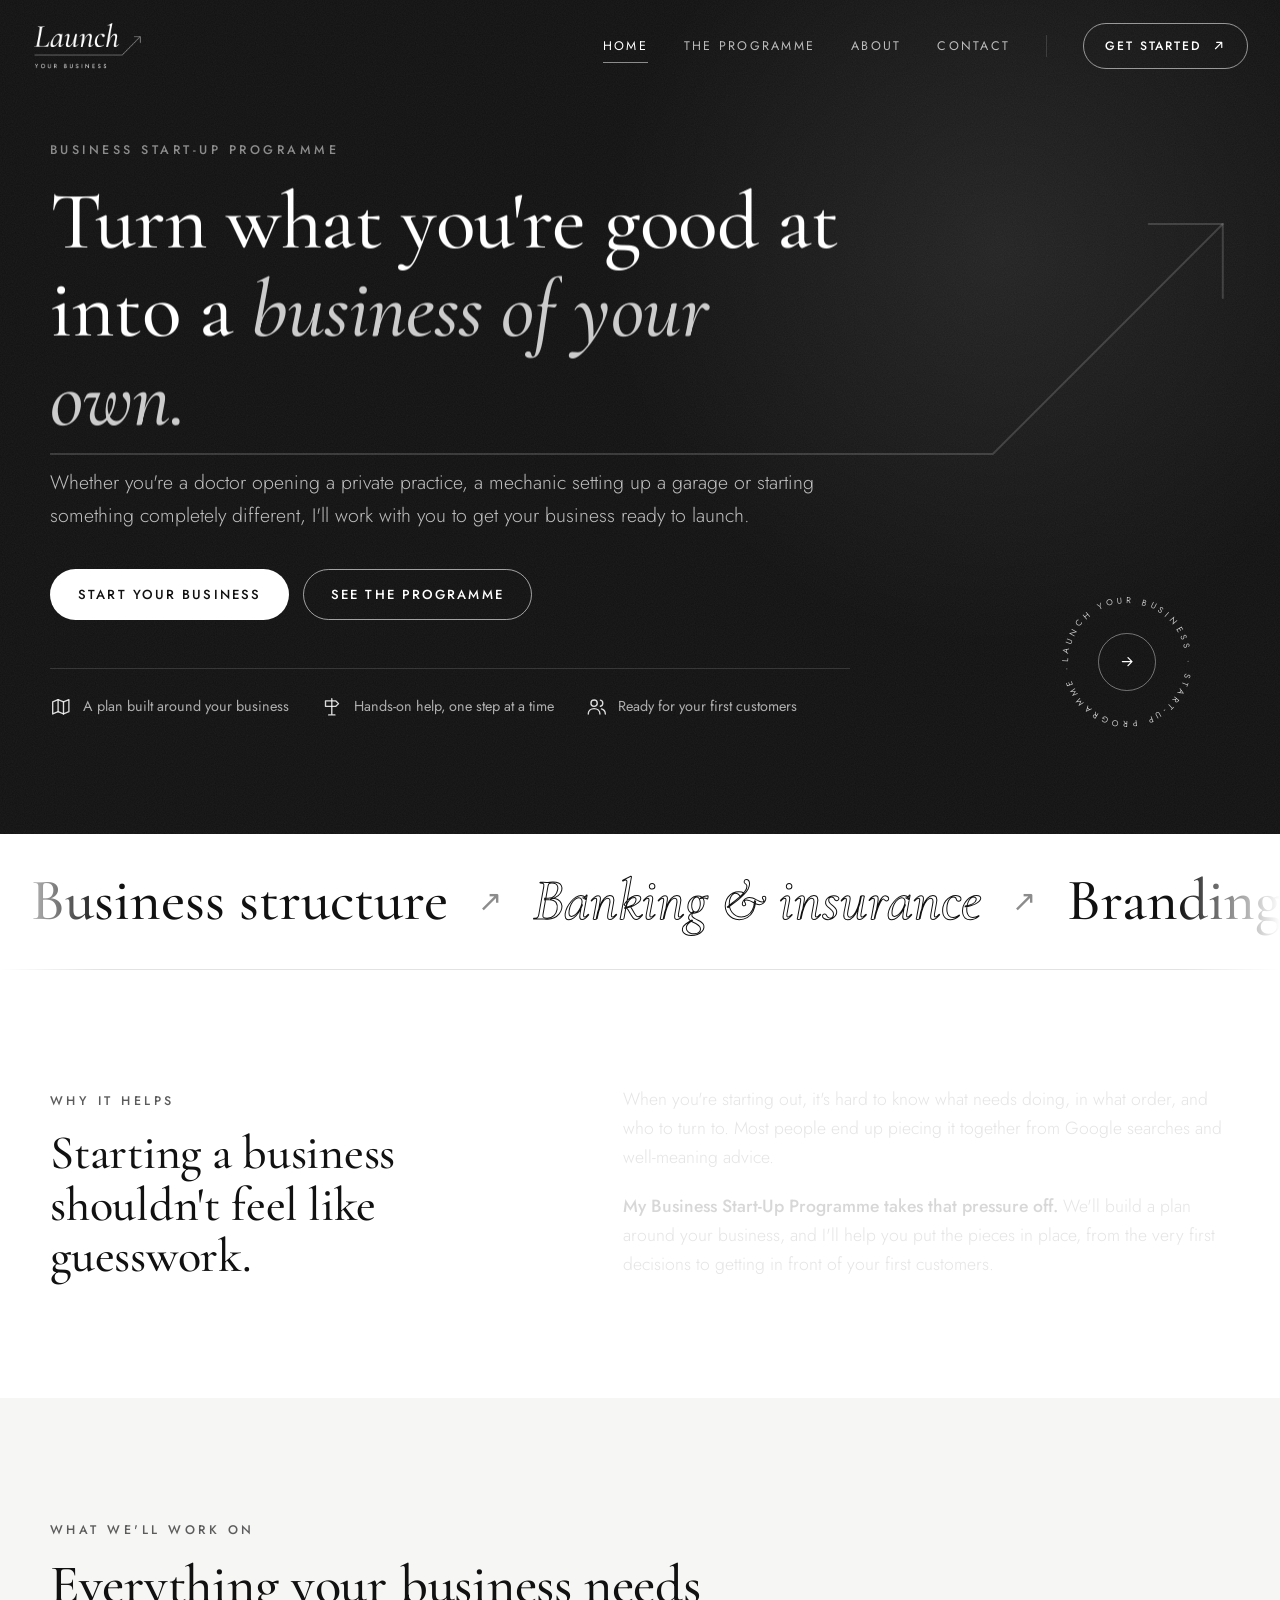
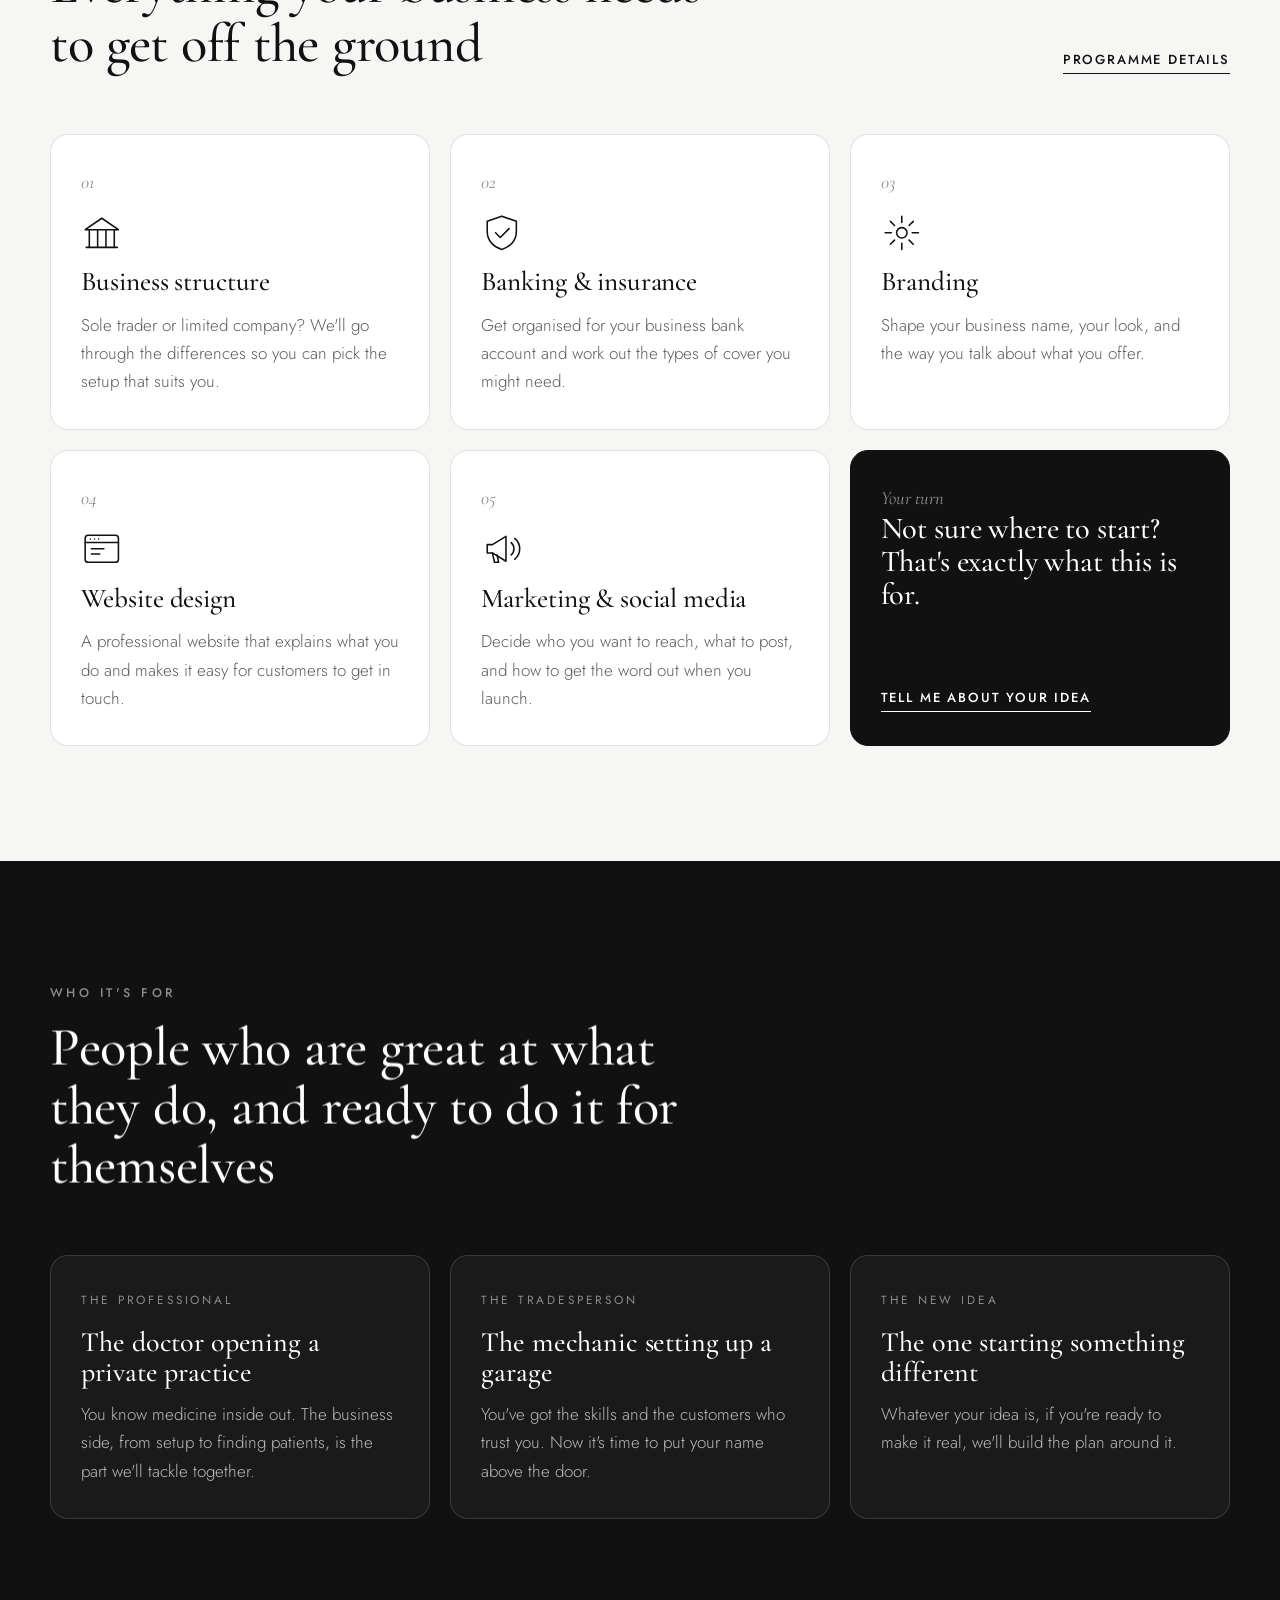
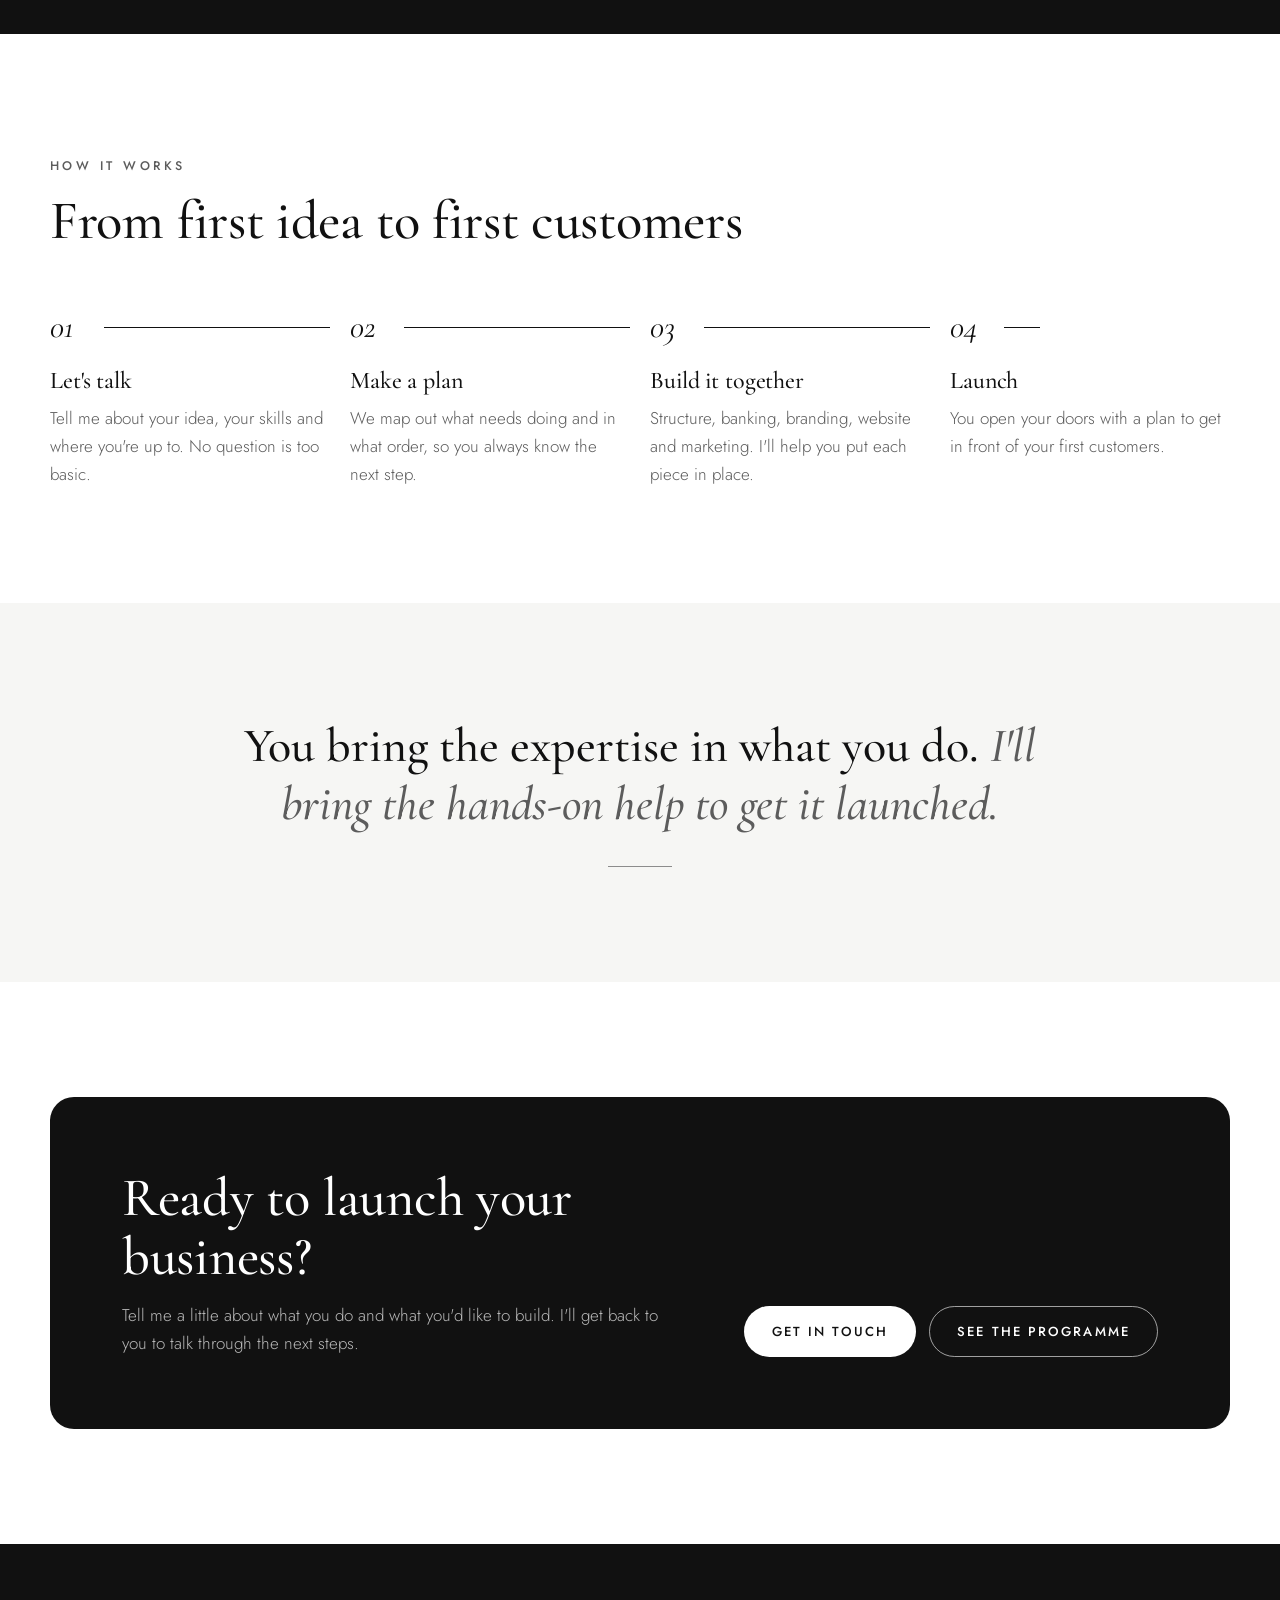
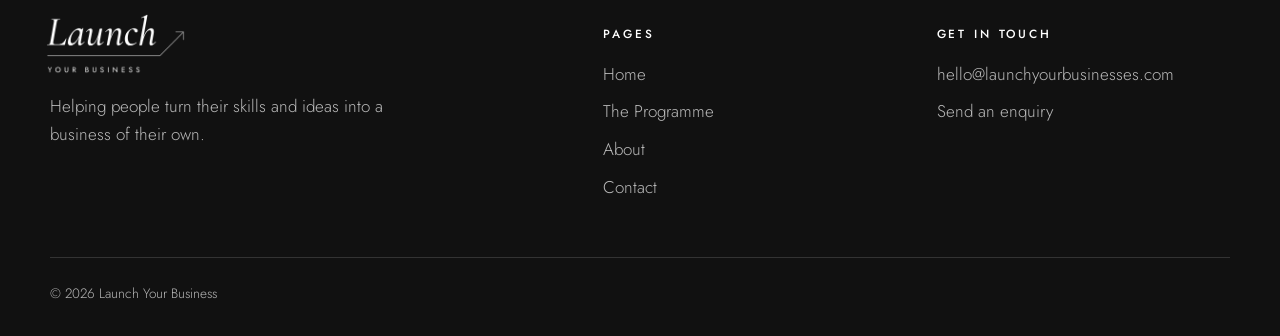
<file: index.html>
<!DOCTYPE html>
<!--
  ============================================================
  Website designed & developed by BuildYourWeb
  https://buildyourweb.ae
  Crafted for Launch Your Business - Business Start-Up Programme.
  (c) BuildYourWeb. All rights reserved.
  ============================================================
-->
<html lang="en-GB">
  <head>
    <meta charset="UTF-8" />
    <meta name="viewport" content="width=device-width, initial-scale=1.0, viewport-fit=cover" />
    <title>Launch Your Business | Business Start-Up Programme</title>
    <meta name="description" content="Turn your skills into a business of your own. Hands-on help with business structure, banking and insurance, branding, your website and marketing, from the first decisions to your first customers." />
    <meta name="theme-color" content="#111111" />
    <meta name="apple-mobile-web-app-status-bar-style" content="black" />
    <script>
      (function () {
        var d = document.documentElement;
        d.classList.add("js");
        try {
          if (!sessionStorage.getItem("lyb-intro") && !window.matchMedia("(prefers-reduced-motion: reduce)").matches) {
            d.classList.add("show-intro");
            sessionStorage.setItem("lyb-intro", "1");
          }
        } catch (e) {}
      })();
    </script>
    <link rel="canonical" href="https://launch.buildyourweb.ae/" />

    <link rel="icon" href="favicon.ico?v=2" sizes="48x48" />
    <link rel="icon" type="image/png" sizes="32x32" href="assets/logo/favicon-32.png?v=2" />
    <link rel="icon" type="image/png" sizes="512x512" href="assets/logo/favicon.png?v=2" />
    <link rel="apple-touch-icon" sizes="180x180" href="assets/logo/apple-touch-icon.png?v=2" />

    <meta property="og:type" content="website" />
    <meta property="og:url" content="https://launch.buildyourweb.ae/" />
    <meta property="og:title" content="Launch Your Business | Business Start-Up Programme" />
    <meta property="og:description" content="Hands-on help turning your skills and ideas into a business of your own, from the first decisions to your first customers." />
    <meta property="og:image" content="https://launch.buildyourweb.ae/assets/logo/og-image.png?v=2" />
    <meta property="og:image:type" content="image/png" />
    <meta property="og:image:width" content="1200" />
    <meta property="og:image:height" content="630" />
    <meta property="og:image:alt" content="Launch Your Business logo" />
    <meta property="og:site_name" content="Launch Your Business" />
    <meta property="og:locale" content="en_GB" />
    <meta name="twitter:card" content="summary_large_image" />
    <meta name="twitter:title" content="Launch Your Business | Business Start-Up Programme" />
    <meta name="twitter:description" content="Hands-on help turning your skills and ideas into a business of your own, from the first decisions to your first customers." />
    <meta name="twitter:image" content="https://launch.buildyourweb.ae/assets/logo/og-image.png?v=2" />
    <meta name="twitter:image:alt" content="Launch Your Business logo" />

    <link rel="preconnect" href="https://fonts.googleapis.com" />
    <link rel="preconnect" href="https://fonts.gstatic.com" crossorigin />
    <link href="https://fonts.googleapis.com/css2?family=Cormorant+Garamond:ital,wght@0,500;0,600;1,500&family=Jost:wght@300;400;500&display=swap" rel="stylesheet" />
    <link rel="stylesheet" href="assets/css/style.css?v=24" />
    <script type="application/ld+json">
      {
        "@context": "https://schema.org",
        "@type": "ProfessionalService",
        "name": "Launch Your Business",
        "url": "https://launch.buildyourweb.ae/",
        "logo": "https://launch.buildyourweb.ae/assets/logo/lyb-logo.png",
        "description": "A business start-up programme helping people turn their skills and ideas into a business of their own: business structure, banking and insurance, branding, website design, and marketing and social media."
      }
    </script>
  </head>
  <body data-page="home">
    <div class="intro" aria-hidden="true">
      <div class="intro-inner">
        <span class="intro-word"><span>Launch</span></span>
        <svg class="intro-line" viewBox="0 0 400 70" fill="none">
          <path d="M3 60 H300 L355 8" pathLength="1" />
          <path d="M328 8 H355 V35" pathLength="1" />
        </svg>
        <span class="intro-sub">Your Business</span>
      </div>
    </div>
    <a class="skip-link" href="#main">Skip to content</a>
    <header class="site-header">
      <div class="container nav-wrap">
        <a class="logo" href="./" aria-label="Launch Your Business home">
          <img src="assets/logo/lyb-logo-transparent.png" alt="Launch Your Business" width="2400" height="1071" decoding="async" />
        </a>
        <nav class="nav" id="site-nav" aria-label="Main">
          <ul class="nav-links">
            <li><a href="./" data-page-link="home">Home</a></li>
            <li><a href="programme/" data-page-link="programme">The Programme</a></li>
            <li><a href="about/" data-page-link="about">About</a></li>
            <li><a href="contact/" data-page-link="contact">Contact</a></li>
          </ul>
          <span class="nav-divider" aria-hidden="true"></span>
          <a class="nav-cta" href="contact/">Get started <svg viewBox="0 0 24 24" fill="none" stroke="currentColor" stroke-width="1.8" stroke-linecap="round" stroke-linejoin="round" aria-hidden="true"><path d="M7 17 17 7M9 7h8v8"/></svg></a>
        </nav>
        <button class="menu-toggle" aria-expanded="false" aria-controls="site-nav" aria-label="Open menu"><span></span><span></span><span></span></button>
      </div>
      <span class="scroll-progress" aria-hidden="true"></span>
    </header>

    <main id="main">
      <section class="hero">
        <svg class="hero-line" viewBox="0 0 1000 420" fill="none" aria-hidden="true">
          <path id="heroPath" d="M0 400 H700 L940 160" pathLength="1" stroke="currentColor" stroke-width="3" stroke-linecap="round" stroke-linejoin="round" />
          <path d="M862 160 H940 V238" pathLength="1" stroke="currentColor" stroke-width="3" stroke-linecap="round" stroke-linejoin="round" />
          <circle class="hero-dot" r="4"><animateMotion dur="9s" repeatCount="indefinite" begin="1.3s"><mpath href="#heroPath" /></animateMotion></circle>
        </svg>
        <div class="container hero-inner">
          <span class="eyebrow hero-anim">Business Start-Up Programme</span>
          <h1 data-split>Turn what you're good at into a <em>business of your own.</em></h1>
          <p class="lead hero-anim" style="--i:1">Whether you're a doctor opening a private practice, a mechanic setting up a garage or starting something completely different, I'll work with you to get your business ready to launch.</p>
          <div class="hero-actions hero-anim" style="--i:2">
            <a href="contact/" class="btn btn-light" data-magnetic>Start your business</a>
            <a href="programme/" class="btn btn-ghost-light">See the programme</a>
          </div>
          <ul class="hero-facts hero-anim" style="--i:3">
            <li><svg class="fact-icon" viewBox="0 0 24 24" fill="none" stroke="currentColor" stroke-width="1.5" stroke-linecap="round" stroke-linejoin="round" aria-hidden="true"><path d="M9 4 3 6.5v13.5l6-2.5 6 2.5 6-2.5V4l-6 2.5L9 4Z"/><path d="M9 4v13.5M15 6.5V20"/></svg><span>A plan built around your business</span></li>
            <li><svg class="fact-icon" viewBox="0 0 24 24" fill="none" stroke="currentColor" stroke-width="1.5" stroke-linecap="round" stroke-linejoin="round" aria-hidden="true"><path d="M12 3v18M8.5 21h7"/><path d="M5 5.5h11.5L19.5 8.5l-3 3H5Z"/></svg><span>Hands-on help, one step at a time</span></li>
            <li><svg class="fact-icon" viewBox="0 0 24 24" fill="none" stroke="currentColor" stroke-width="1.5" stroke-linecap="round" stroke-linejoin="round" aria-hidden="true"><circle cx="9" cy="8" r="3.5"/><path d="M2.5 20c0-3.6 2.9-6 6.5-6s6.5 2.4 6.5 6"/><path d="M16 4.6a3.5 3.5 0 0 1 0 6.8M21.5 20c0-2.8-1.7-4.9-4.3-5.7"/></svg><span>Ready for your first customers</span></li>
          </ul>
        </div>
        <a class="badge" href="contact/" aria-label="Start your business">
          <svg class="badge-ring" viewBox="0 0 160 160" aria-hidden="true">
            <defs><path id="badgeCircle" d="M80 80m-62 0a62 62 0 1 1 124 0a62 62 0 1 1-124 0" /></defs>
            <text textLength="386" lengthAdjust="spacing"><textPath href="#badgeCircle" textLength="386" lengthAdjust="spacing">Launch Your Business · Start-Up Programme · </textPath></text>
          </svg>
          <span class="badge-core"><svg viewBox="0 0 24 24" fill="none" stroke="currentColor" stroke-width="1.6" stroke-linecap="round" stroke-linejoin="round" aria-hidden="true"><path d="M5.5 12h12M12.5 7l5 5-5 5"/></svg></span>
        </a>
      </section>

      <div class="marquee" aria-hidden="true">
        <div class="marquee-track">
          <div class="marquee-group"><span>Business structure</span><i>↗&#xFE0E;</i><span>Banking &amp; insurance</span><i>↗&#xFE0E;</i><span>Branding</span><i>↗&#xFE0E;</i><span>Website design</span><i>↗&#xFE0E;</i><span>Marketing &amp; social media</span><i>↗&#xFE0E;</i><span>Your first customers</span><i>↗&#xFE0E;</i></div>
          <div class="marquee-group"><span>Business structure</span><i>↗&#xFE0E;</i><span>Banking &amp; insurance</span><i>↗&#xFE0E;</i><span>Branding</span><i>↗&#xFE0E;</i><span>Website design</span><i>↗&#xFE0E;</i><span>Marketing &amp; social media</span><i>↗&#xFE0E;</i><span>Your first customers</span><i>↗&#xFE0E;</i></div>
        </div>
      </div>


      <section class="section">
        <div class="container statement">
          <div class="reveal">
            <span class="eyebrow">Why it helps</span>
            <h2 data-split>Starting a business shouldn't feel like guesswork.</h2>
          </div>
          <div class="statement-body reveal" data-scrub>
            <p>When you're starting out, it's hard to know what needs doing, in what order, and who to turn to. Most people end up piecing it together from Google searches and well-meaning advice.</p>
            <p><strong>My Business Start-Up Programme takes that pressure off.</strong> We'll build a plan around your business, and I'll help you put the pieces in place, from the very first decisions to getting in front of your first customers.</p>
          </div>
        </div>
      </section>

      <section class="section section--paper">
        <div class="container">
          <div class="section-head section-head--split reveal">
            <div>
              <span class="eyebrow">What we'll work on</span>
              <h2 data-split>Everything your business needs to get off the ground</h2>
            </div>
            <a class="text-link" href="programme/">Programme details</a>
          </div>
          <ul class="areas swipe-row">
            <li class="area reveal">
              <span class="area-num">01</span>
              <svg class="area-icon" viewBox="0 0 40 40" fill="none" stroke="currentColor" stroke-width="1.5" stroke-linecap="round" stroke-linejoin="round" aria-hidden="true"><path d="M5 34h30M8 34V17M16 34V17M24 34V17M32 34V17M4 17h32L20 6 4 17Z" /></svg>
              <h3>Business structure</h3>
              <p>Sole trader or limited company? We'll go through the differences so you can pick the setup that suits you.</p>
            </li>
            <li class="area reveal">
              <span class="area-num">02</span>
              <svg class="area-icon" viewBox="0 0 40 40" fill="none" stroke="currentColor" stroke-width="1.5" stroke-linecap="round" stroke-linejoin="round" aria-hidden="true"><path d="M20 4 6 9v10c0 8.5 6 14.5 14 17 8-2.5 14-8.5 14-17V9L20 4Z" /><path d="m14 20 4.5 4.5L27 16" /></svg>
              <h3>Banking &amp; insurance</h3>
              <p>Get organised for your business bank account and work out the types of cover you might need.</p>
            </li>
            <li class="area reveal">
              <span class="area-num">03</span>
              <svg class="area-icon" viewBox="0 0 40 40" fill="none" stroke="currentColor" stroke-width="1.5" stroke-linecap="round" stroke-linejoin="round" aria-hidden="true"><path d="M20 4v6M20 30v6M4 20h6M30 20h6M9 9l4 4M27 27l4 4M31 9l-4 4M13 27l-4 4" /><circle cx="20" cy="20" r="5" /></svg>
              <h3>Branding</h3>
              <p>Shape your business name, your look, and the way you talk about what you offer.</p>
            </li>
            <li class="area reveal">
              <span class="area-num">04</span>
              <svg class="area-icon" viewBox="0 0 40 40" fill="none" stroke="currentColor" stroke-width="1.5" stroke-linecap="round" stroke-linejoin="round" aria-hidden="true"><rect x="4" y="7" width="32" height="26" rx="3" /><path d="M4 14h32M9 10.5h.01M13 10.5h.01M17 10.5h.01M10 20h12M10 25h8" /></svg>
              <h3>Website design</h3>
              <p>A professional website that explains what you do and makes it easy for customers to get in touch.</p>
            </li>
            <li class="area reveal">
              <span class="area-num">05</span>
              <svg class="area-icon" viewBox="0 0 40 40" fill="none" stroke="currentColor" stroke-width="1.5" stroke-linecap="round" stroke-linejoin="round" aria-hidden="true"><path d="M6 16v8h5l13 8V8l-13 8H6Z" /><path d="M11 24l2 9h4l-1.5-7M29 14a8 8 0 0 1 0 12M32.5 10a13 13 0 0 1 0 20" /></svg>
              <h3>Marketing &amp; social media</h3>
              <p>Decide who you want to reach, what to post, and how to get the word out when you launch.</p>
            </li>
            <li class="area area--cta reveal">
              <div>
                <span class="area-num">Your turn</span>
                <h3>Not sure where to start? That's exactly what this is for.</h3>
              </div>
              <a class="text-link" href="contact/">Tell me about your idea</a>
            </li>
          </ul>
          <span class="swipe-hint" aria-hidden="true">Swipe to see more →</span>
        </div>
      </section>

      <section class="section dark">
        <div class="container">
          <div class="section-head reveal">
            <span class="eyebrow">Who it's for</span>
            <h2 data-split>People who are great at what they do, and ready to do it for themselves</h2>
          </div>
          <div class="people swipe-row">
            <article class="person reveal">
              <span class="person-tag">The professional</span>
              <h3>The doctor opening a private practice</h3>
              <p>You know medicine inside out. The business side, from setup to finding patients, is the part we'll tackle together.</p>
            </article>
            <article class="person reveal">
              <span class="person-tag">The tradesperson</span>
              <h3>The mechanic setting up a garage</h3>
              <p>You've got the skills and the customers who trust you. Now it's time to put your name above the door.</p>
            </article>
            <article class="person reveal">
              <span class="person-tag">The new idea</span>
              <h3>The one starting something different</h3>
              <p>Whatever your idea is, if you're ready to make it real, we'll build the plan around it.</p>
            </article>
          </div>
          <span class="swipe-hint" aria-hidden="true">Swipe to see more →</span>
        </div>
      </section>

      <section class="section">
        <div class="container">
          <div class="section-head reveal">
            <span class="eyebrow">How it works</span>
            <h2 data-split>From first idea to first customers</h2>
          </div>
          <ol class="process">
            <li class="reveal"><h3>Let's talk</h3><p>Tell me about your idea, your skills and where you're up to. No question is too basic.</p></li>
            <li class="reveal"><h3>Make a plan</h3><p>We map out what needs doing and in what order, so you always know the next step.</p></li>
            <li class="reveal"><h3>Build it together</h3><p>Structure, banking, branding, website and marketing. I'll help you put each piece in place.</p></li>
            <li class="reveal"><h3>Launch</h3><p>You open your doors with a plan to get in front of your first customers.</p></li>
          </ol>
        </div>
      </section>

      <section class="section section--paper">
        <div class="container quote reveal">
          <p data-scrub>You bring the expertise in what you do. <em>I'll bring the hands-on help to get it launched.</em></p>
          <div class="quote-rule"></div>
        </div>
      </section>

      <section class="section">
        <div class="container">
          <div class="cta reveal">
            <div>
              <h2 data-split>Ready to launch your business?</h2>
              <p>Tell me a little about what you do and what you'd like to build. I'll get back to you to talk through the next steps.</p>
            </div>
            <div class="cta-actions">
              <a href="contact/" class="btn btn-light" data-magnetic>Get in touch</a>
              <a href="programme/" class="btn btn-ghost-light">See the programme</a>
            </div>
          </div>
        </div>
      </section>
    </main>

    <footer class="site-footer">
      <div class="container">
        <div class="footer-grid">
          <div class="footer-brand">
            <a class="logo" href="./" aria-label="Launch Your Business home">
              <img src="assets/logo/lyb-logo-transparent.png" alt="Launch Your Business" width="2400" height="1071" decoding="async" loading="lazy" />
            </a>
            <p>Helping people turn their skills and ideas into a business of their own.</p>
          </div>
          <nav class="footer-col" aria-label="Footer">
            <h4>Pages</h4>
            <ul>
              <li><a href="./">Home</a></li>
              <li><a href="programme/">The Programme</a></li>
              <li><a href="about/">About</a></li>
              <li><a href="contact/">Contact</a></li>
            </ul>
          </nav>
          <div class="footer-col">
            <h4>Get in touch</h4>
            <ul>
              <li><a href="mailto:hello@launchyourbusinesses.com">hello@launchyourbusinesses.com</a></li>
              <li><a href="contact/">Send an enquiry</a></li>
            </ul>
          </div>
        </div>
        <div class="footer-bottom">
          <span>© <span data-year>2026</span> Launch Your Business</span>
        </div>
      </div>
    </footer>

    <script src="assets/js/main.js?v=10"></script>
  </body>
</html>
</file>
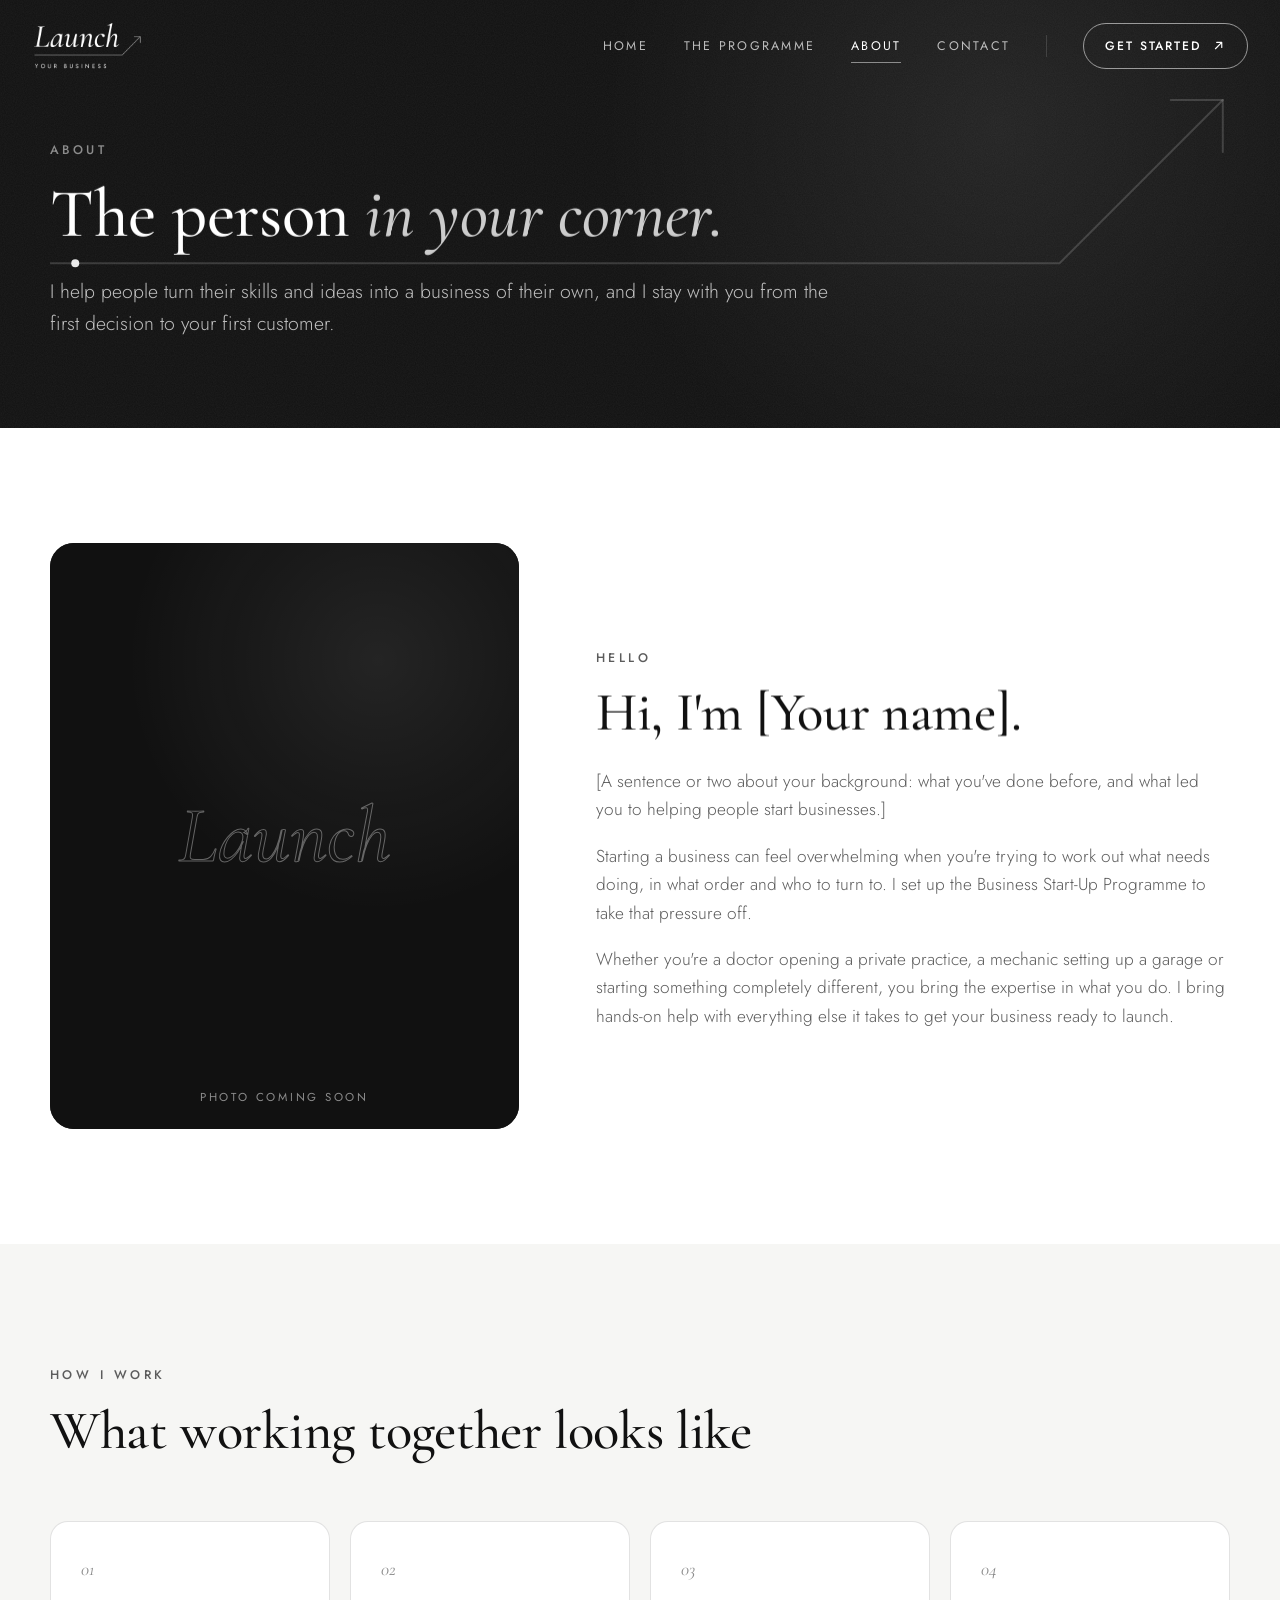
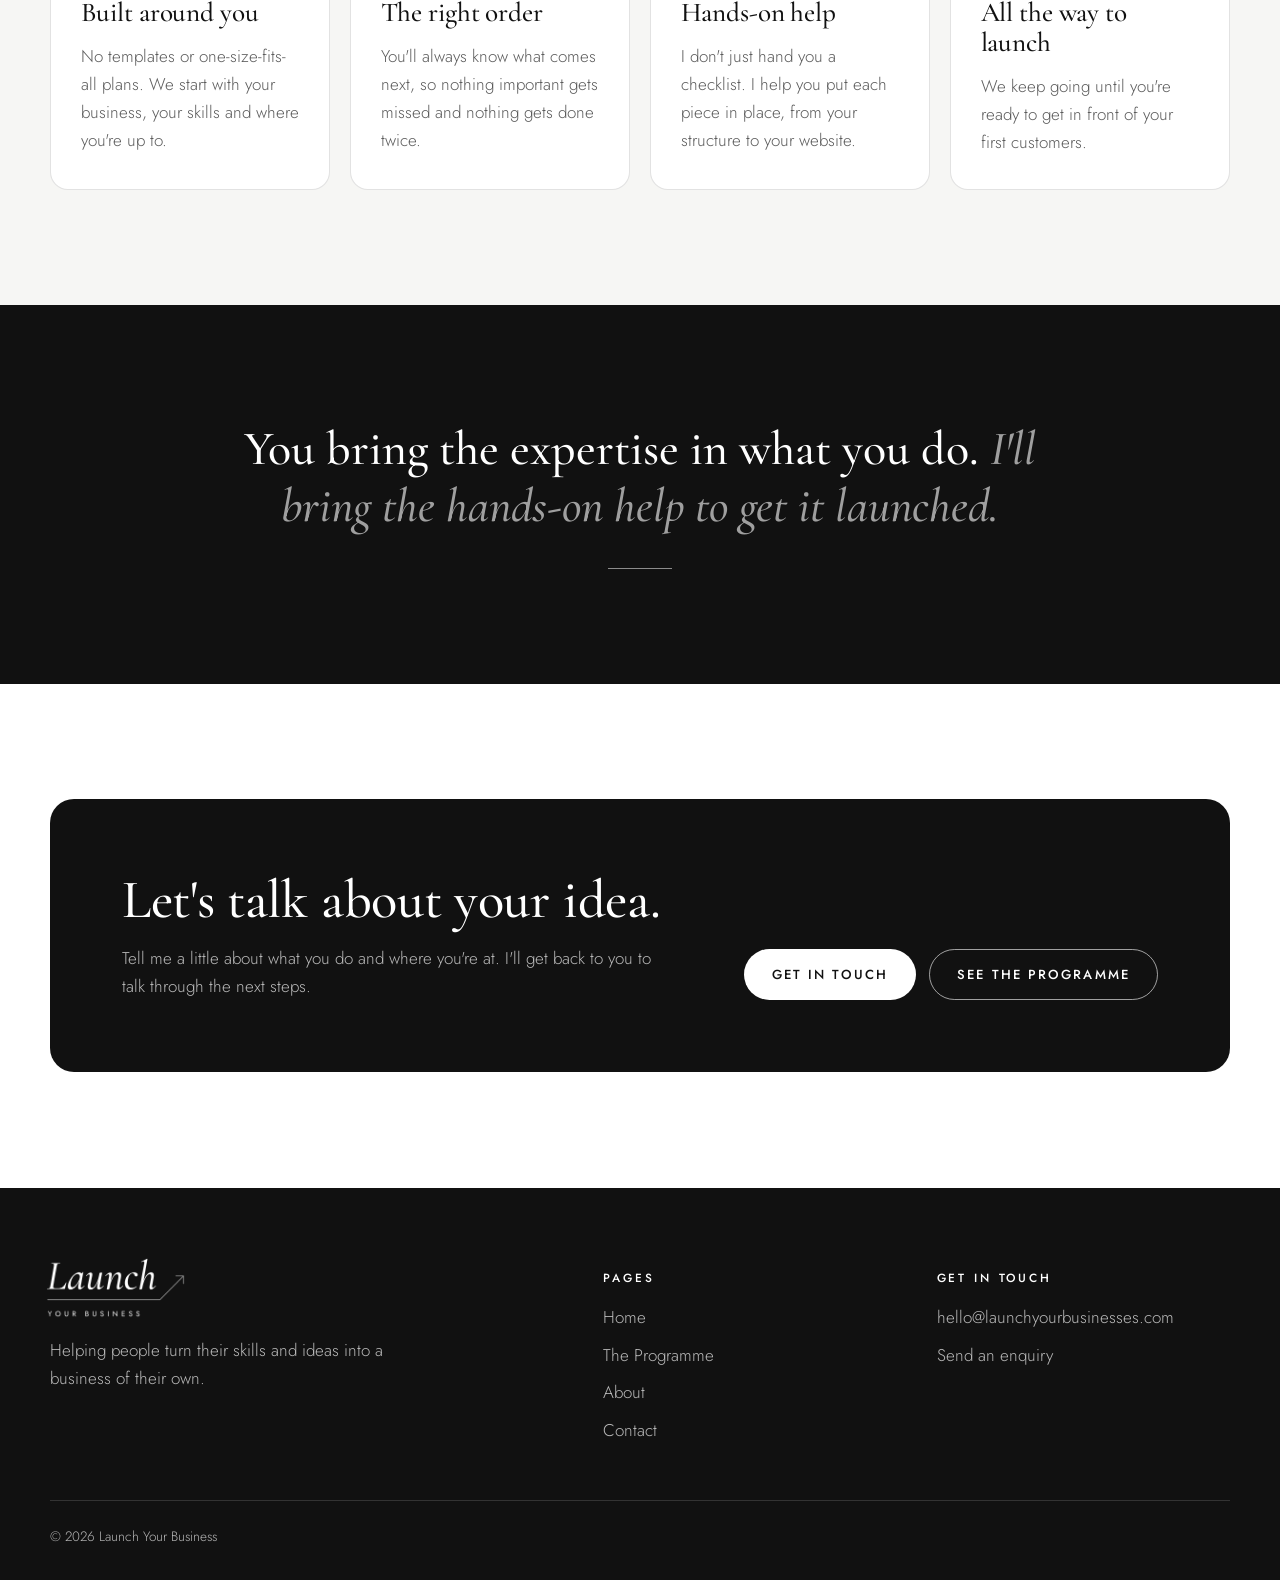
<file: about/index.html>
<!DOCTYPE html>
<!--
  ============================================================
  Website designed & developed by BuildYourWeb
  https://buildyourweb.ae
  Crafted for Launch Your Business - Business Start-Up Programme.
  (c) BuildYourWeb. All rights reserved.
  ============================================================
-->
<html lang="en-GB">
  <head>
    <meta charset="UTF-8" />
    <meta name="viewport" content="width=device-width, initial-scale=1.0, viewport-fit=cover" />
    <title>About | Launch Your Business</title>
    <meta name="description" content="Meet the person behind Launch Your Business, and how the Business Start-Up Programme helps you turn your skills into a business of your own." />
    <meta name="theme-color" content="#111111" />
    <meta name="apple-mobile-web-app-status-bar-style" content="black" />
    <script>document.documentElement.classList.add("js");</script>
    <link rel="canonical" href="https://launch.buildyourweb.ae/about/" />

    <link rel="icon" href="../favicon.ico?v=2" sizes="48x48" />
    <link rel="icon" type="image/png" sizes="32x32" href="../assets/logo/favicon-32.png?v=2" />
    <link rel="icon" type="image/png" sizes="512x512" href="../assets/logo/favicon.png?v=2" />
    <link rel="apple-touch-icon" sizes="180x180" href="../assets/logo/apple-touch-icon.png?v=2" />

    <meta property="og:type" content="website" />
    <meta property="og:url" content="https://launch.buildyourweb.ae/about/" />
    <meta property="og:title" content="About | Launch Your Business" />
    <meta property="og:description" content="The person in your corner while you launch your business." />
    <meta property="og:image" content="https://launch.buildyourweb.ae/assets/logo/og-image.png?v=2" />
    <meta property="og:image:type" content="image/png" />
    <meta property="og:image:width" content="1200" />
    <meta property="og:image:height" content="630" />
    <meta property="og:image:alt" content="Launch Your Business logo" />
    <meta property="og:site_name" content="Launch Your Business" />
    <meta property="og:locale" content="en_GB" />
    <meta name="twitter:card" content="summary_large_image" />
    <meta name="twitter:title" content="About | Launch Your Business" />
    <meta name="twitter:description" content="The person in your corner while you launch your business." />
    <meta name="twitter:image" content="https://launch.buildyourweb.ae/assets/logo/og-image.png?v=2" />
    <meta name="twitter:image:alt" content="Launch Your Business logo" />

    <link rel="preconnect" href="https://fonts.googleapis.com" />
    <link rel="preconnect" href="https://fonts.gstatic.com" crossorigin />
    <link href="https://fonts.googleapis.com/css2?family=Cormorant+Garamond:ital,wght@0,500;0,600;1,500&family=Jost:wght@300;400;500&display=swap" rel="stylesheet" />
    <link rel="stylesheet" href="../assets/css/style.css?v=24" />
  </head>
  <body data-page="about">
    <a class="skip-link" href="#main">Skip to content</a>
    <header class="site-header">
      <div class="container nav-wrap">
        <a class="logo" href="../" aria-label="Launch Your Business home">
          <img src="../assets/logo/lyb-logo-transparent.png" alt="Launch Your Business" width="2400" height="1071" decoding="async" />
        </a>
        <nav class="nav" id="site-nav" aria-label="Main">
          <ul class="nav-links">
            <li><a href="../" data-page-link="home">Home</a></li>
            <li><a href="../programme/" data-page-link="programme">The Programme</a></li>
            <li><a href="./" data-page-link="about">About</a></li>
            <li><a href="../contact/" data-page-link="contact">Contact</a></li>
          </ul>
          <span class="nav-divider" aria-hidden="true"></span>
          <a class="nav-cta" href="../contact/">Get started <svg viewBox="0 0 24 24" fill="none" stroke="currentColor" stroke-width="1.8" stroke-linecap="round" stroke-linejoin="round" aria-hidden="true"><path d="M7 17 17 7M9 7h8v8"/></svg></a>
        </nav>
        <button class="menu-toggle" aria-expanded="false" aria-controls="site-nav" aria-label="Open menu"><span></span><span></span><span></span></button>
      </div>
      <span class="scroll-progress" aria-hidden="true"></span>
    </header>

    <main id="main">
      <section class="hero hero--page">
        <svg class="hero-line" viewBox="0 0 1000 420" fill="none" aria-hidden="true">
          <path id="heroPath" d="M0 400 H700 L940 160" pathLength="1" stroke="currentColor" stroke-width="3" stroke-linecap="round" stroke-linejoin="round" />
          <path d="M862 160 H940 V238" pathLength="1" stroke="currentColor" stroke-width="3" stroke-linecap="round" stroke-linejoin="round" />
          <circle class="hero-dot" r="4"><animateMotion dur="9s" repeatCount="indefinite" begin="1.3s"><mpath href="#heroPath" /></animateMotion></circle>
        </svg>
        <div class="container hero-inner">
          <span class="eyebrow hero-anim">About</span>
          <h1 data-split>The person <em>in your corner.</em></h1>
          <p class="lead hero-anim" style="--i:1">I help people turn their skills and ideas into a business of their own, and I stay with you from the first decision to your first customer.</p>
        </div>
      </section>

      <section class="section">
        <div class="container about-intro">
          <figure class="portrait reveal">
            <!-- Replace with the owner's photo: <img src="../assets/images/owner.jpg" alt="[Name], founder of Launch Your Business" /> -->
            <div class="portrait-placeholder" aria-hidden="true">
              <span class="portrait-mark">Launch</span>
              <span class="portrait-note">Photo coming soon</span>
            </div>
          </figure>
          <div class="about-copy">
            <span class="eyebrow reveal">Hello</span>
            <h2 data-split>Hi, I'm [Your name].</h2>
            <div class="about-body reveal">
              <p>[A sentence or two about your background: what you've done before, and what led you to helping people start businesses.]</p>
              <p>Starting a business can feel overwhelming when you're trying to work out what needs doing, in what order and who to turn to. I set up the Business Start-Up Programme to take that pressure off.</p>
              <p>Whether you're a doctor opening a private practice, a mechanic setting up a garage or starting something completely different, you bring the expertise in what you do. I bring hands-on help with everything else it takes to get your business ready to launch.</p>
            </div>
          </div>
        </div>
      </section>

      <section class="section section--paper">
        <div class="container">
          <div class="section-head reveal">
            <span class="eyebrow">How I work</span>
            <h2 data-split>What working together looks like</h2>
          </div>
          <ul class="areas values swipe-row">
            <li class="area reveal">
              <span class="area-num">01</span>
              <h3>Built around you</h3>
              <p>No templates or one-size-fits-all plans. We start with your business, your skills and where you're up to.</p>
            </li>
            <li class="area reveal">
              <span class="area-num">02</span>
              <h3>The right order</h3>
              <p>You'll always know what comes next, so nothing important gets missed and nothing gets done twice.</p>
            </li>
            <li class="area reveal">
              <span class="area-num">03</span>
              <h3>Hands-on help</h3>
              <p>I don't just hand you a checklist. I help you put each piece in place, from your structure to your website.</p>
            </li>
            <li class="area reveal">
              <span class="area-num">04</span>
              <h3>All the way to launch</h3>
              <p>We keep going until you're ready to get in front of your first customers.</p>
            </li>
          </ul>
          <span class="swipe-hint" aria-hidden="true">Swipe to see more →</span>
        </div>
      </section>

      <section class="section dark">
        <div class="container quote reveal">
          <p data-scrub>You bring the expertise in what you do. <em>I'll bring the hands-on help to get it launched.</em></p>
          <div class="quote-rule"></div>
        </div>
      </section>

      <section class="section">
        <div class="container">
          <div class="cta reveal">
            <div>
              <h2 data-split>Let's talk about your idea.</h2>
              <p>Tell me a little about what you do and where you're at. I'll get back to you to talk through the next steps.</p>
            </div>
            <div class="cta-actions">
              <a href="../contact/" class="btn btn-light" data-magnetic>Get in touch</a>
              <a href="../programme/" class="btn btn-ghost-light">See the programme</a>
            </div>
          </div>
        </div>
      </section>
    </main>

    <footer class="site-footer">
      <div class="container">
        <div class="footer-grid">
          <div class="footer-brand">
            <a class="logo" href="../" aria-label="Launch Your Business home">
              <img src="../assets/logo/lyb-logo-transparent.png" alt="Launch Your Business" width="2400" height="1071" decoding="async" loading="lazy" />
            </a>
            <p>Helping people turn their skills and ideas into a business of their own.</p>
          </div>
          <nav class="footer-col" aria-label="Footer">
            <h4>Pages</h4>
            <ul>
              <li><a href="../">Home</a></li>
              <li><a href="../programme/">The Programme</a></li>
              <li><a href="./">About</a></li>
              <li><a href="../contact/">Contact</a></li>
            </ul>
          </nav>
          <div class="footer-col">
            <h4>Get in touch</h4>
            <ul>
              <li><a href="mailto:hello@launchyourbusinesses.com">hello@launchyourbusinesses.com</a></li>
              <li><a href="../contact/">Send an enquiry</a></li>
            </ul>
          </div>
        </div>
        <div class="footer-bottom">
          <span>© <span data-year>2026</span> Launch Your Business</span>
        </div>
      </div>
    </footer>

    <script src="../assets/js/main.js?v=10"></script>
  </body>
</html>
</file>
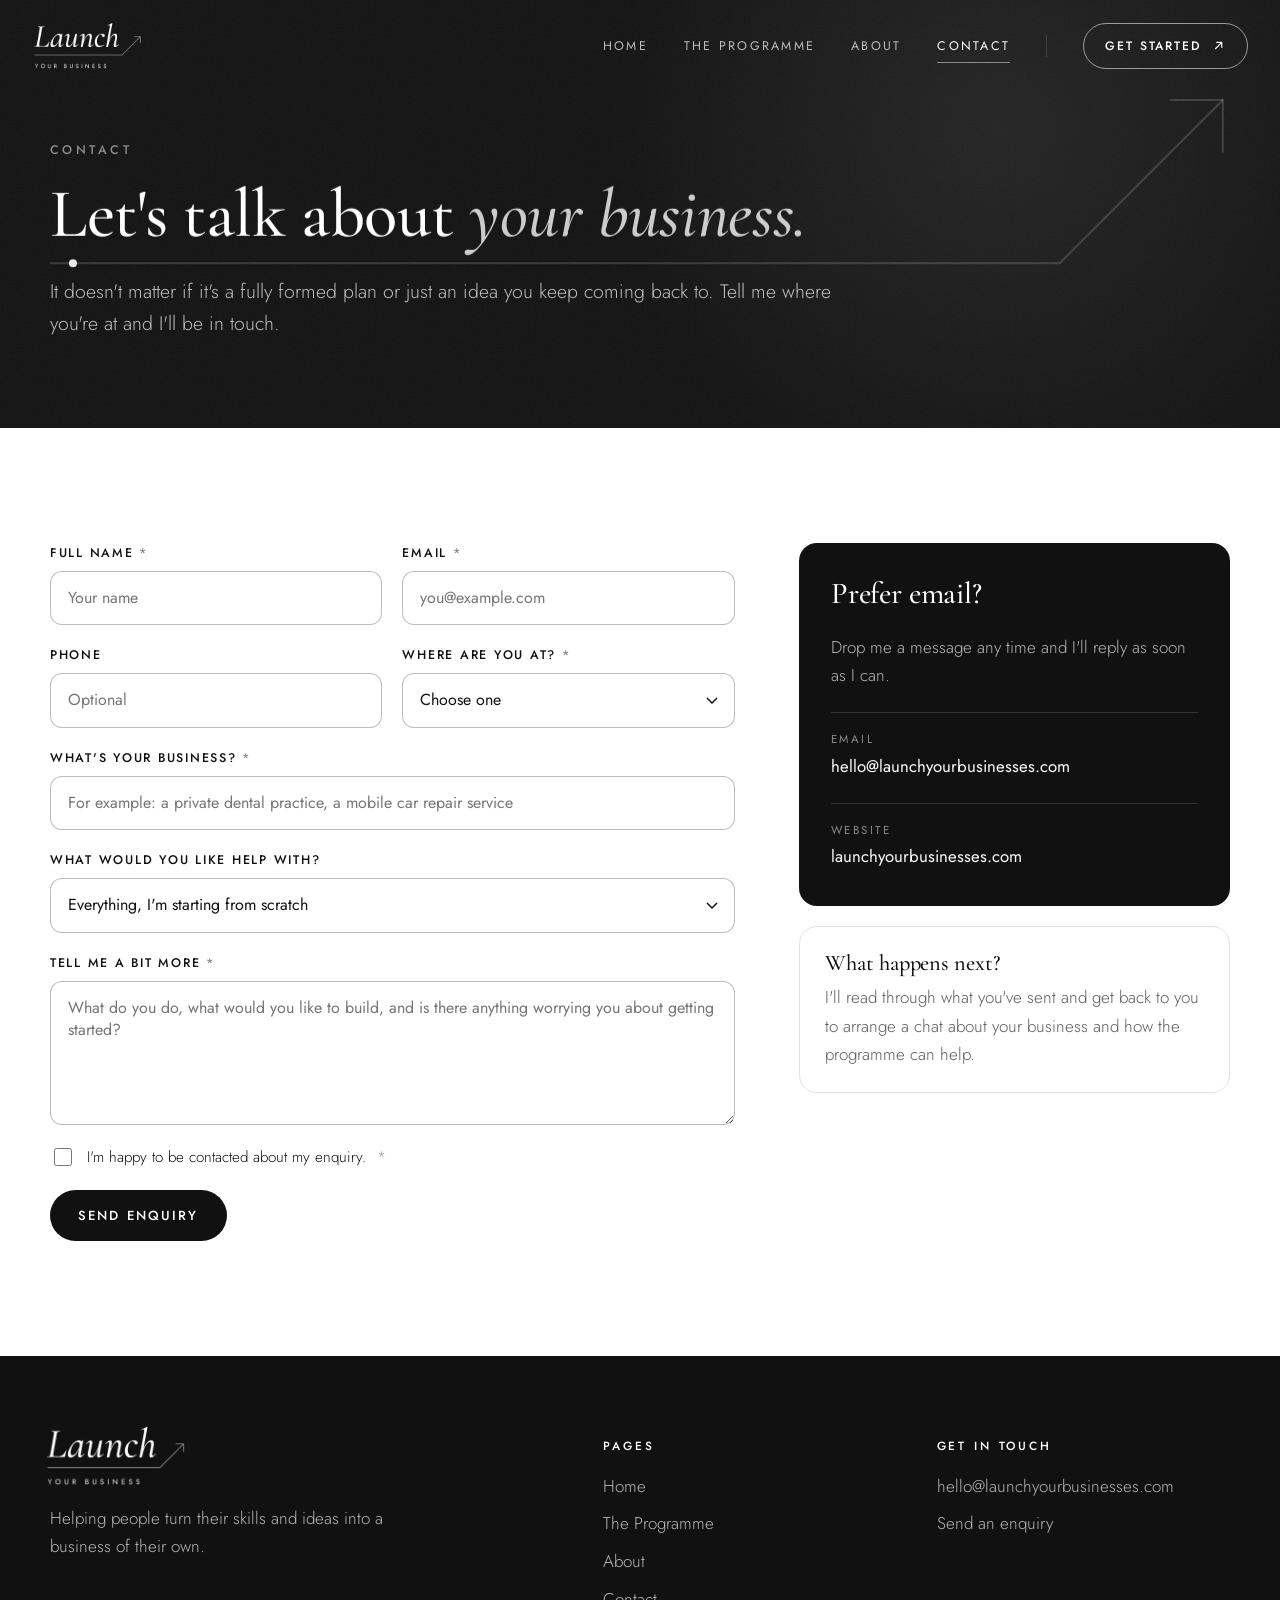
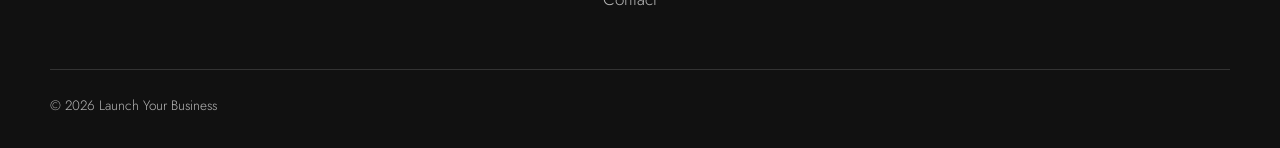
<file: contact/index.html>
<!DOCTYPE html>
<!--
  ============================================================
  Website designed & developed by BuildYourWeb
  https://buildyourweb.ae
  Crafted for Launch Your Business - Business Start-Up Programme.
  (c) BuildYourWeb. All rights reserved.
  ============================================================
-->
<html lang="en-GB">
  <head>
    <meta charset="UTF-8" />
    <meta name="viewport" content="width=device-width, initial-scale=1.0, viewport-fit=cover" />
    <title>Contact | Launch Your Business</title>
    <meta name="description" content="Tell me about your business idea and let's talk through the next steps to get it launched." />
    <meta name="theme-color" content="#111111" />
    <meta name="apple-mobile-web-app-status-bar-style" content="black" />
    <script>document.documentElement.classList.add("js");</script>
    <link rel="canonical" href="https://launch.buildyourweb.ae/contact/" />

    <link rel="icon" href="../favicon.ico?v=2" sizes="48x48" />
    <link rel="icon" type="image/png" sizes="32x32" href="../assets/logo/favicon-32.png?v=2" />
    <link rel="icon" type="image/png" sizes="512x512" href="../assets/logo/favicon.png?v=2" />
    <link rel="apple-touch-icon" sizes="180x180" href="../assets/logo/apple-touch-icon.png?v=2" />

    <meta property="og:type" content="website" />
    <meta property="og:url" content="https://launch.buildyourweb.ae/contact/" />
    <meta property="og:title" content="Contact | Launch Your Business" />
    <meta property="og:description" content="Tell me about your business idea and let's talk through the next steps." />
    <meta property="og:image" content="https://launch.buildyourweb.ae/assets/logo/og-image.png?v=2" />
    <meta property="og:image:type" content="image/png" />
    <meta property="og:image:width" content="1200" />
    <meta property="og:image:height" content="630" />
    <meta property="og:image:alt" content="Launch Your Business logo" />
    <meta property="og:site_name" content="Launch Your Business" />
    <meta property="og:locale" content="en_GB" />
    <meta name="twitter:card" content="summary_large_image" />
    <meta name="twitter:title" content="Contact | Launch Your Business" />
    <meta name="twitter:description" content="Tell me about your business idea and let's talk through the next steps." />
    <meta name="twitter:image" content="https://launch.buildyourweb.ae/assets/logo/og-image.png?v=2" />
    <meta name="twitter:image:alt" content="Launch Your Business logo" />

    <link rel="preconnect" href="https://fonts.googleapis.com" />
    <link rel="preconnect" href="https://fonts.gstatic.com" crossorigin />
    <link href="https://fonts.googleapis.com/css2?family=Cormorant+Garamond:ital,wght@0,500;0,600;1,500&family=Jost:wght@300;400;500&display=swap" rel="stylesheet" />
    <link rel="stylesheet" href="../assets/css/style.css?v=24" />
  </head>
  <body data-page="contact">
    <a class="skip-link" href="#main">Skip to content</a>
    <header class="site-header">
      <div class="container nav-wrap">
        <a class="logo" href="../" aria-label="Launch Your Business home">
          <img src="../assets/logo/lyb-logo-transparent.png" alt="Launch Your Business" width="2400" height="1071" decoding="async" />
        </a>
        <nav class="nav" id="site-nav" aria-label="Main">
          <ul class="nav-links">
            <li><a href="../" data-page-link="home">Home</a></li>
            <li><a href="../programme/" data-page-link="programme">The Programme</a></li>
            <li><a href="../about/" data-page-link="about">About</a></li>
            <li><a href="./" data-page-link="contact">Contact</a></li>
          </ul>
          <span class="nav-divider" aria-hidden="true"></span>
          <a class="nav-cta" href="./">Get started <svg viewBox="0 0 24 24" fill="none" stroke="currentColor" stroke-width="1.8" stroke-linecap="round" stroke-linejoin="round" aria-hidden="true"><path d="M7 17 17 7M9 7h8v8"/></svg></a>
        </nav>
        <button class="menu-toggle" aria-expanded="false" aria-controls="site-nav" aria-label="Open menu"><span></span><span></span><span></span></button>
      </div>
      <span class="scroll-progress" aria-hidden="true"></span>
    </header>

    <main id="main">
      <section class="hero hero--page">
        <svg class="hero-line" viewBox="0 0 1000 420" fill="none" aria-hidden="true">
          <path id="heroPath" d="M0 400 H700 L940 160" pathLength="1" stroke="currentColor" stroke-width="3" stroke-linecap="round" stroke-linejoin="round" />
          <path d="M862 160 H940 V238" pathLength="1" stroke="currentColor" stroke-width="3" stroke-linecap="round" stroke-linejoin="round" />
          <circle class="hero-dot" r="4"><animateMotion dur="9s" repeatCount="indefinite" begin="1.3s"><mpath href="#heroPath" /></animateMotion></circle>
        </svg>
        <div class="container hero-inner">
          <span class="eyebrow hero-anim">Contact</span>
          <h1 data-split>Let's talk about <em>your business.</em></h1>
          <p class="lead hero-anim" style="--i:1">It doesn't matter if it's a fully formed plan or just an idea you keep coming back to. Tell me where you're at and I'll be in touch.</p>
        </div>
      </section>

      <section class="section">
        <div class="container contact-grid">
          <form id="contact-form" class="form reveal" action="https://api.web3forms.com/submit" method="POST" novalidate>
            <input type="checkbox" name="botcheck" class="hidden" style="display:none" tabindex="-1" autocomplete="off" />
            <div class="field">
              <label for="full-name">Full name <span class="req">*</span></label>
              <input id="full-name" name="Full Name" type="text" autocomplete="name" placeholder="Your name" required />
            </div>
            <div class="field">
              <label for="email">Email <span class="req">*</span></label>
              <input id="email" name="Email" type="email" autocomplete="email" placeholder="you@example.com" required />
            </div>
            <div class="field">
              <label for="phone">Phone</label>
              <input id="phone" name="Phone" type="tel" autocomplete="tel" inputmode="tel" placeholder="Optional" />
            </div>
            <div class="field">
              <label for="stage">Where are you at? <span class="req">*</span></label>
              <select id="stage" name="Stage" required>
                <option value="" selected disabled>Choose one</option>
                <option value="Just an idea">It's just an idea for now</option>
                <option value="Ready to start">I'm ready to get started</option>
                <option value="Already started">I've already started</option>
              </select>
            </div>
            <div class="field field--full">
              <label for="business">What's your business? <span class="req">*</span></label>
              <input id="business" name="Business" type="text" placeholder="For example: a private dental practice, a mobile car repair service" required />
            </div>
            <div class="field field--full">
              <label for="help">What would you like help with?</label>
              <select id="help" name="Help With">
                <option value="" selected>Everything, I'm starting from scratch</option>
                <option value="Business structure">Business structure</option>
                <option value="Banking and insurance">Banking &amp; insurance</option>
                <option value="Branding">Branding</option>
                <option value="Website design">Website design</option>
                <option value="Marketing and social media">Marketing &amp; social media</option>
              </select>
            </div>
            <div class="field field--full">
              <label for="message">Tell me a bit more <span class="req">*</span></label>
              <textarea id="message" name="Message" placeholder="What do you do, what would you like to build, and is there anything worrying you about getting started?" required></textarea>
            </div>
            <div class="field field--full">
              <label class="checkbox-label">
                <input type="checkbox" name="Consent" value="Yes" required />
                I'm happy to be contacted about my enquiry. <span class="req">*</span>
              </label>
            </div>
            <div class="form-actions">
              <button type="submit" class="btn btn-primary">Send enquiry</button>
              <p id="formStatus" class="status" aria-live="polite"></p>
            </div>
          </form>

          <aside class="reveal">
            <div class="contact-card">
              <h3>Prefer email?</h3>
              <p>Drop me a message any time and I'll reply as soon as I can.</p>
              <div class="contact-row"><span>Email</span><a href="mailto:hello@launchyourbusinesses.com">hello@launchyourbusinesses.com</a></div>
              <div class="contact-row"><span>Website</span><a href="https://www.launchyourbusinesses.com">launchyourbusinesses.com</a></div>
            </div>
            <div class="contact-note">
              <h3>What happens next?</h3>
              <p>I'll read through what you've sent and get back to you to arrange a chat about your business and how the programme can help.</p>
            </div>
          </aside>
        </div>
      </section>
    </main>

    <div id="formToast" class="toast" role="status" aria-live="polite">Thanks, your enquiry has been sent. I'll be in touch soon.</div>

    <footer class="site-footer">
      <div class="container">
        <div class="footer-grid">
          <div class="footer-brand">
            <a class="logo" href="../" aria-label="Launch Your Business home">
              <img src="../assets/logo/lyb-logo-transparent.png" alt="Launch Your Business" width="2400" height="1071" decoding="async" loading="lazy" />
            </a>
            <p>Helping people turn their skills and ideas into a business of their own.</p>
          </div>
          <nav class="footer-col" aria-label="Footer">
            <h4>Pages</h4>
            <ul>
              <li><a href="../">Home</a></li>
              <li><a href="../programme/">The Programme</a></li>
              <li><a href="../about/">About</a></li>
              <li><a href="./">Contact</a></li>
            </ul>
          </nav>
          <div class="footer-col">
            <h4>Get in touch</h4>
            <ul>
              <li><a href="mailto:hello@launchyourbusinesses.com">hello@launchyourbusinesses.com</a></li>
              <li><a href="#contact-form">Send an enquiry</a></li>
            </ul>
          </div>
        </div>
        <div class="footer-bottom">
          <span>© <span data-year>2026</span> Launch Your Business</span>
        </div>
      </div>
    </footer>

    <script src="../assets/js/main.js?v=10"></script>
  </body>
</html>
</file>
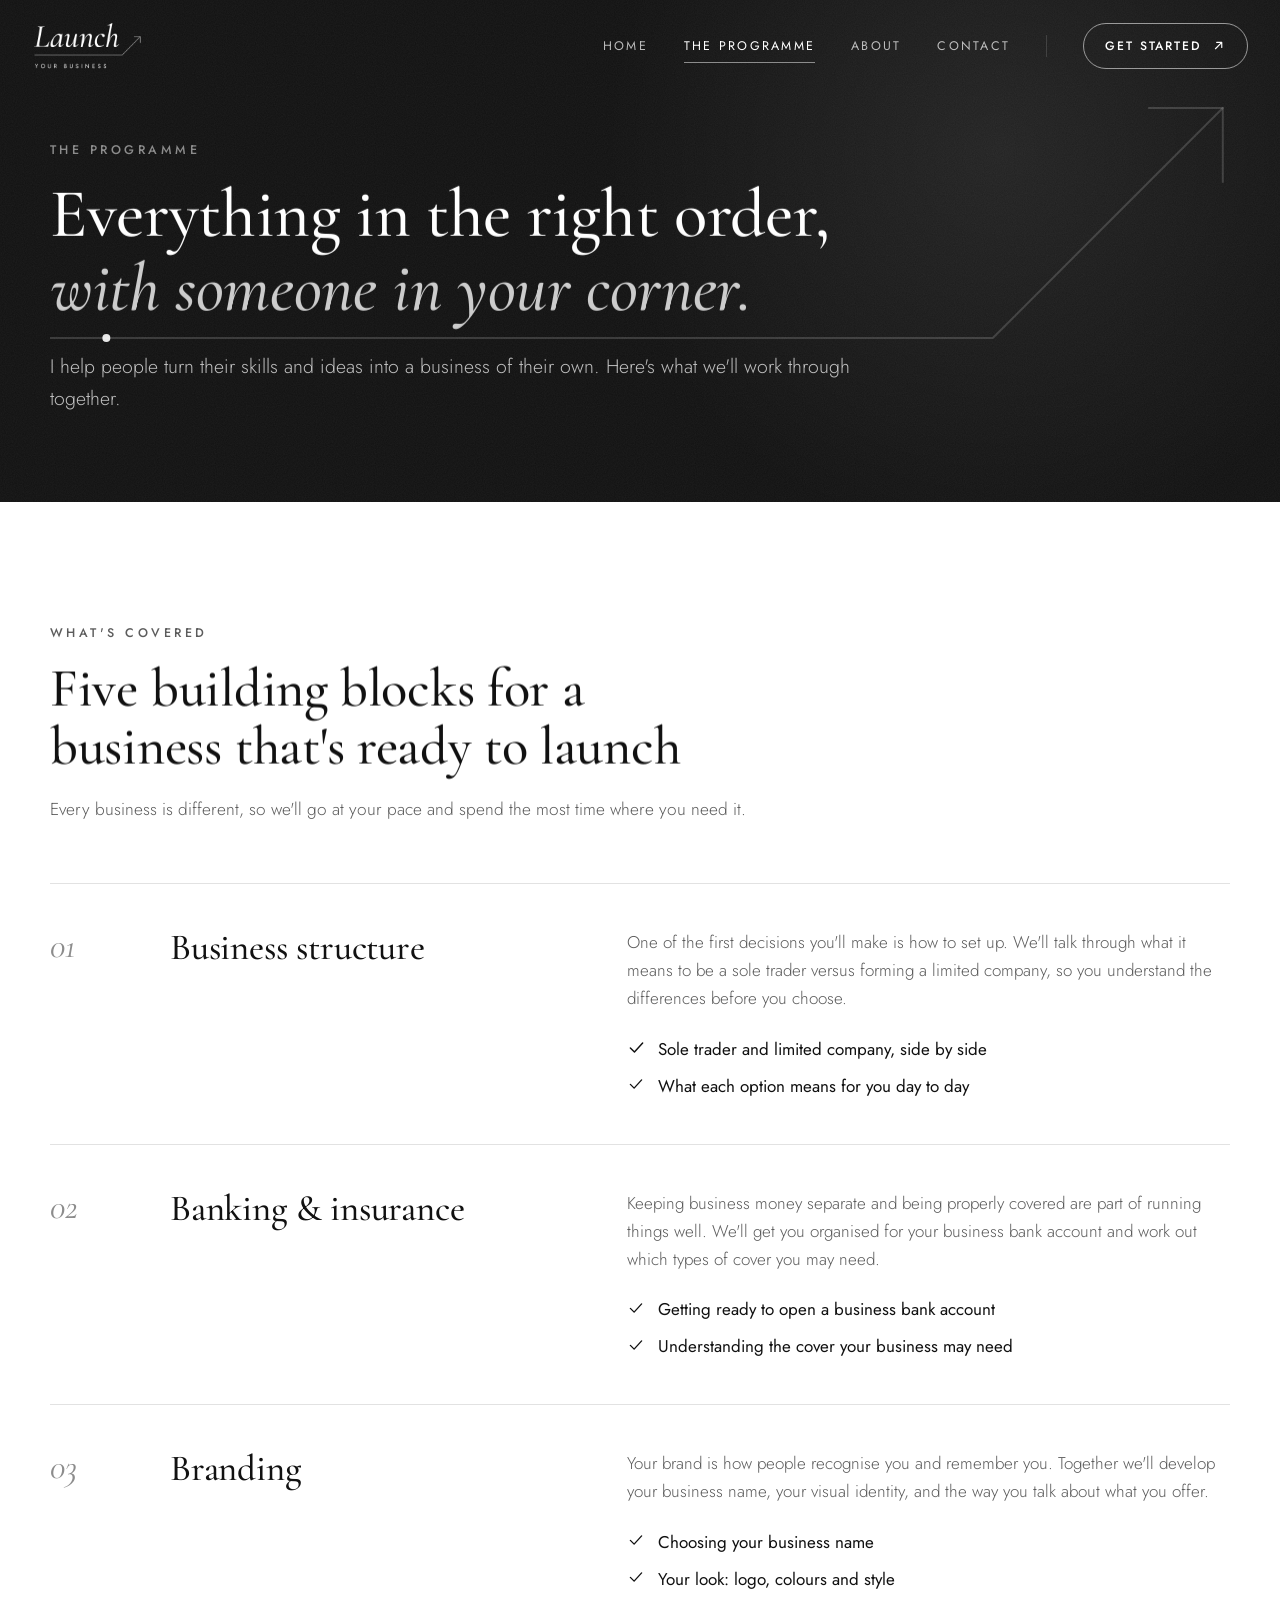
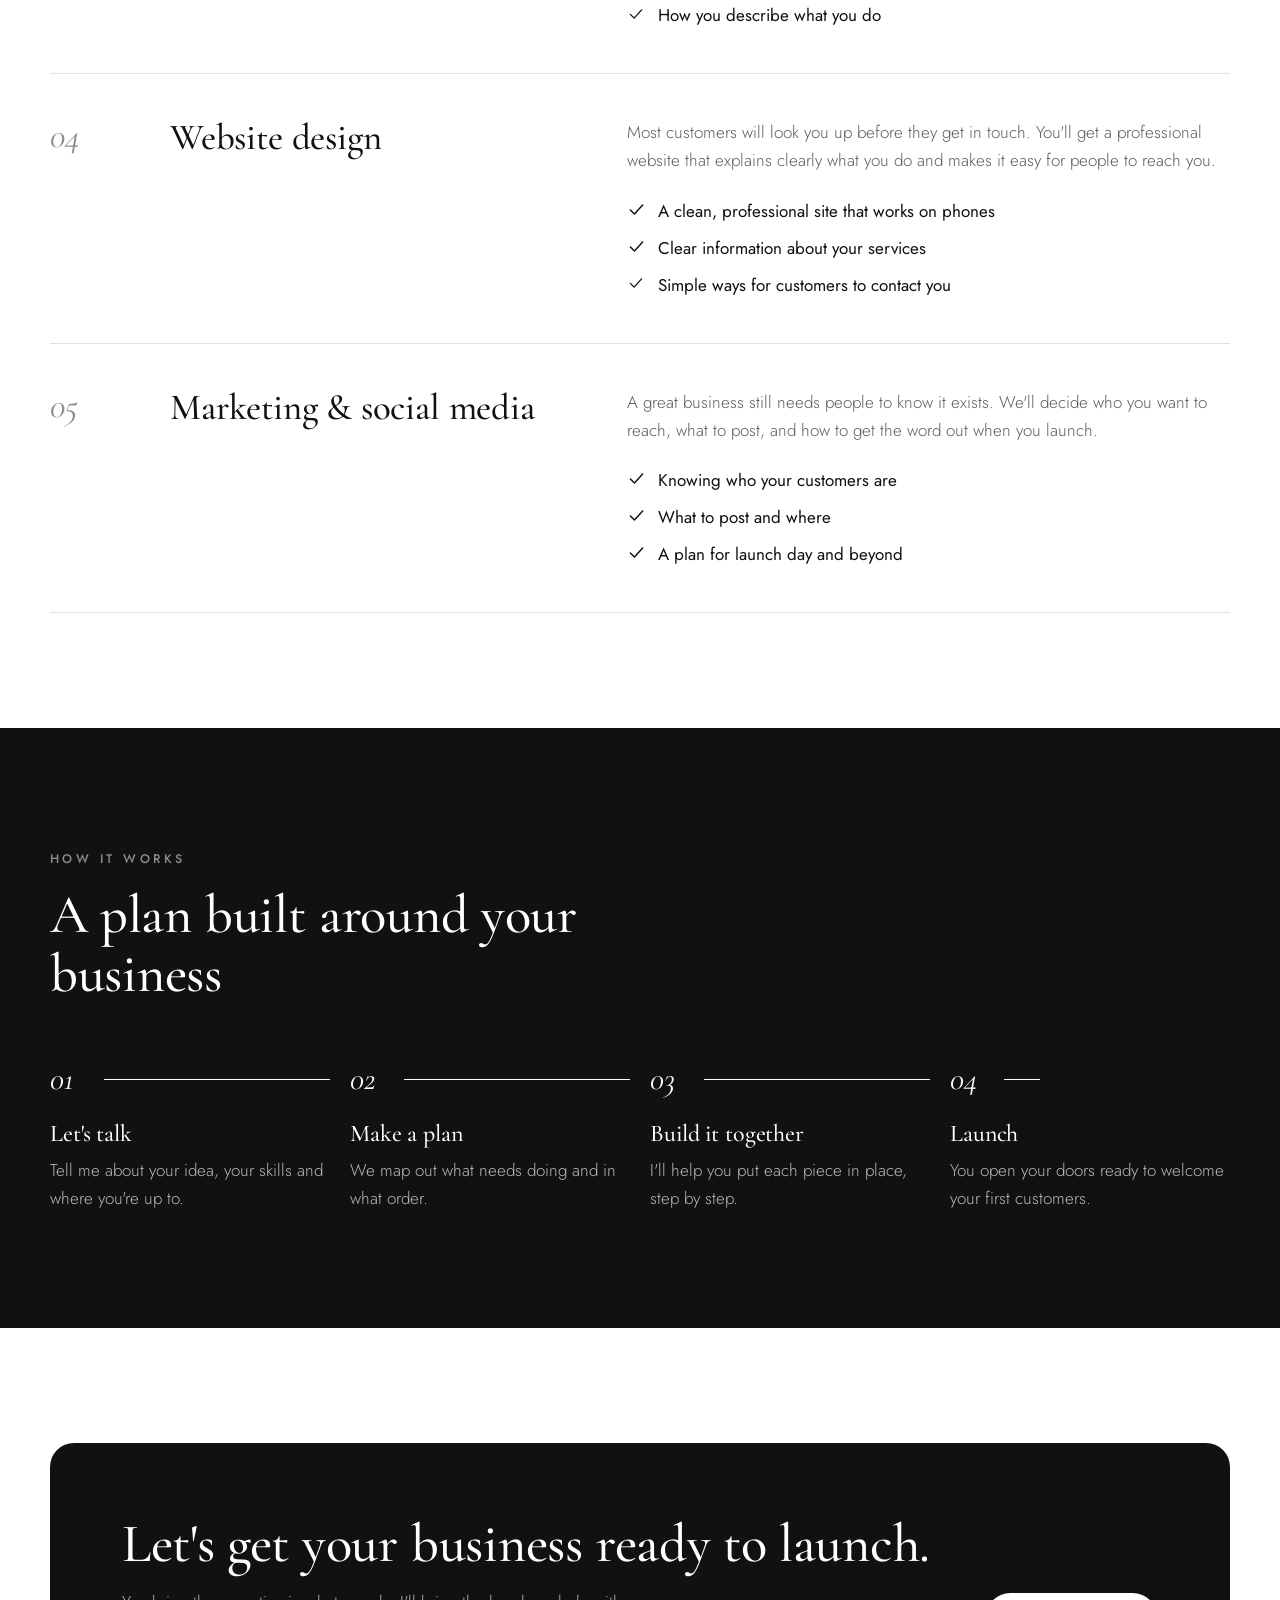
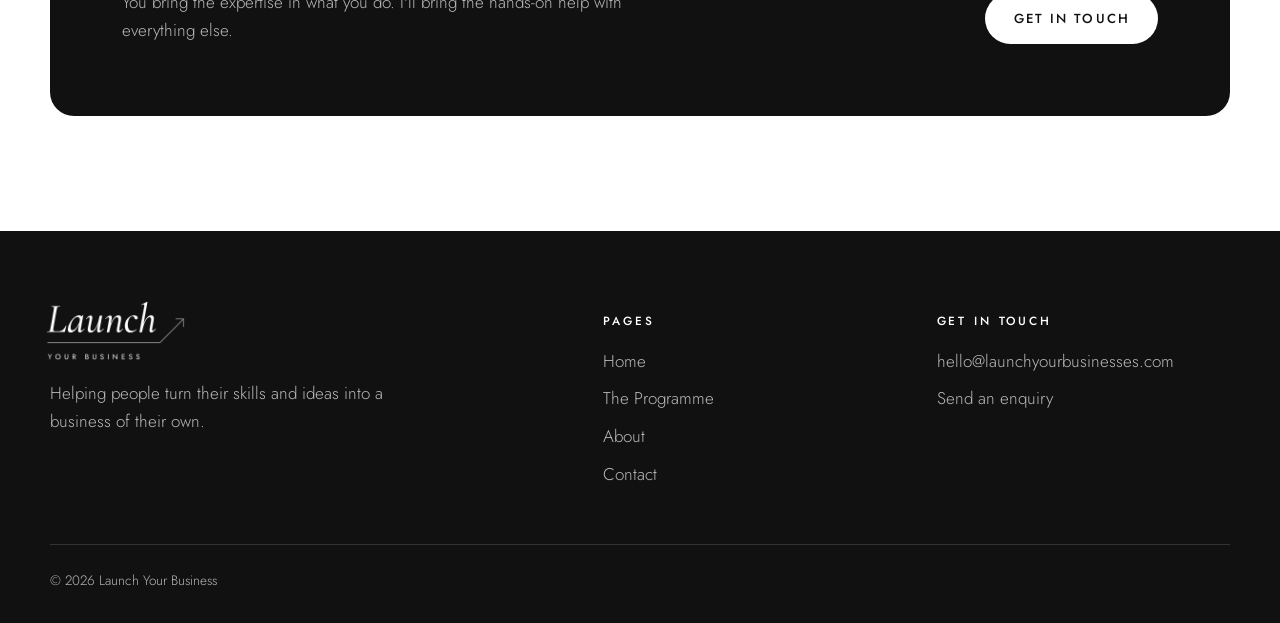
<file: programme/index.html>
<!DOCTYPE html>
<!--
  ============================================================
  Website designed & developed by BuildYourWeb
  https://buildyourweb.ae
  Crafted for Launch Your Business - Business Start-Up Programme.
  (c) BuildYourWeb. All rights reserved.
  ============================================================
-->
<html lang="en-GB">
  <head>
    <meta charset="UTF-8" />
    <meta name="viewport" content="width=device-width, initial-scale=1.0, viewport-fit=cover" />
    <title>The Programme | Launch Your Business</title>
    <meta name="description" content="What the Business Start-Up Programme covers: business structure, banking and insurance, branding, website design, and marketing and social media." />
    <meta name="theme-color" content="#111111" />
    <meta name="apple-mobile-web-app-status-bar-style" content="black" />
    <script>document.documentElement.classList.add("js");</script>
    <link rel="canonical" href="https://launch.buildyourweb.ae/programme/" />

    <link rel="icon" href="../favicon.ico?v=2" sizes="48x48" />
    <link rel="icon" type="image/png" sizes="32x32" href="../assets/logo/favicon-32.png?v=2" />
    <link rel="icon" type="image/png" sizes="512x512" href="../assets/logo/favicon.png?v=2" />
    <link rel="apple-touch-icon" sizes="180x180" href="../assets/logo/apple-touch-icon.png?v=2" />

    <meta property="og:type" content="website" />
    <meta property="og:url" content="https://launch.buildyourweb.ae/programme/" />
    <meta property="og:title" content="The Programme | Launch Your Business" />
    <meta property="og:description" content="Hands-on help with business structure, banking and insurance, branding, your website and marketing." />
    <meta property="og:image" content="https://launch.buildyourweb.ae/assets/logo/og-image.png?v=2" />
    <meta property="og:image:type" content="image/png" />
    <meta property="og:image:width" content="1200" />
    <meta property="og:image:height" content="630" />
    <meta property="og:image:alt" content="Launch Your Business logo" />
    <meta property="og:site_name" content="Launch Your Business" />
    <meta property="og:locale" content="en_GB" />
    <meta name="twitter:card" content="summary_large_image" />
    <meta name="twitter:title" content="The Programme | Launch Your Business" />
    <meta name="twitter:description" content="Hands-on help with business structure, banking and insurance, branding, your website and marketing." />
    <meta name="twitter:image" content="https://launch.buildyourweb.ae/assets/logo/og-image.png?v=2" />
    <meta name="twitter:image:alt" content="Launch Your Business logo" />

    <link rel="preconnect" href="https://fonts.googleapis.com" />
    <link rel="preconnect" href="https://fonts.gstatic.com" crossorigin />
    <link href="https://fonts.googleapis.com/css2?family=Cormorant+Garamond:ital,wght@0,500;0,600;1,500&family=Jost:wght@300;400;500&display=swap" rel="stylesheet" />
    <link rel="stylesheet" href="../assets/css/style.css?v=24" />
  </head>
  <body data-page="programme">
    <a class="skip-link" href="#main">Skip to content</a>
    <header class="site-header">
      <div class="container nav-wrap">
        <a class="logo" href="../" aria-label="Launch Your Business home">
          <img src="../assets/logo/lyb-logo-transparent.png" alt="Launch Your Business" width="2400" height="1071" decoding="async" />
        </a>
        <nav class="nav" id="site-nav" aria-label="Main">
          <ul class="nav-links">
            <li><a href="../" data-page-link="home">Home</a></li>
            <li><a href="./" data-page-link="programme">The Programme</a></li>
            <li><a href="../about/" data-page-link="about">About</a></li>
            <li><a href="../contact/" data-page-link="contact">Contact</a></li>
          </ul>
          <span class="nav-divider" aria-hidden="true"></span>
          <a class="nav-cta" href="../contact/">Get started <svg viewBox="0 0 24 24" fill="none" stroke="currentColor" stroke-width="1.8" stroke-linecap="round" stroke-linejoin="round" aria-hidden="true"><path d="M7 17 17 7M9 7h8v8"/></svg></a>
        </nav>
        <button class="menu-toggle" aria-expanded="false" aria-controls="site-nav" aria-label="Open menu"><span></span><span></span><span></span></button>
      </div>
      <span class="scroll-progress" aria-hidden="true"></span>
    </header>

    <main id="main">
      <section class="hero hero--page">
        <svg class="hero-line" viewBox="0 0 1000 420" fill="none" aria-hidden="true">
          <path id="heroPath" d="M0 400 H700 L940 160" pathLength="1" stroke="currentColor" stroke-width="3" stroke-linecap="round" stroke-linejoin="round" />
          <path d="M862 160 H940 V238" pathLength="1" stroke="currentColor" stroke-width="3" stroke-linecap="round" stroke-linejoin="round" />
          <circle class="hero-dot" r="4"><animateMotion dur="9s" repeatCount="indefinite" begin="1.3s"><mpath href="#heroPath" /></animateMotion></circle>
        </svg>
        <div class="container hero-inner">
          <span class="eyebrow hero-anim">The Programme</span>
          <h1 data-split>Everything in the right order, <em>with someone in your corner.</em></h1>
          <p class="lead hero-anim" style="--i:1">I help people turn their skills and ideas into a business of their own. Here's what we'll work through together.</p>
        </div>
      </section>

      <section class="section">
        <div class="container">
          <div class="section-head reveal">
            <span class="eyebrow">What's covered</span>
            <h2 data-split>Five building blocks for a business that's ready to launch</h2>
            <p>Every business is different, so we'll go at your pace and spend the most time where you need it.</p>
          </div>
          <div class="details">
            <article class="detail reveal">
              <span class="detail-num">01</span>
              <h3>Business structure</h3>
              <div class="detail-copy">
                <p>One of the first decisions you'll make is how to set up. We'll talk through what it means to be a sole trader versus forming a limited company, so you understand the differences before you choose.</p>
                <ul class="detail-list">
                  <li>Sole trader and limited company, side by side</li>
                  <li>What each option means for you day to day</li>
                </ul>
              </div>
            </article>
            <article class="detail reveal">
              <span class="detail-num">02</span>
              <h3>Banking &amp; insurance</h3>
              <div class="detail-copy">
                <p>Keeping business money separate and being properly covered are part of running things well. We'll get you organised for your business bank account and work out which types of cover you may need.</p>
                <ul class="detail-list">
                  <li>Getting ready to open a business bank account</li>
                  <li>Understanding the cover your business may need</li>
                </ul>
              </div>
            </article>
            <article class="detail reveal">
              <span class="detail-num">03</span>
              <h3>Branding</h3>
              <div class="detail-copy">
                <p>Your brand is how people recognise you and remember you. Together we'll develop your business name, your visual identity, and the way you talk about what you offer.</p>
                <ul class="detail-list">
                  <li>Choosing your business name</li>
                  <li>Your look: logo, colours and style</li>
                  <li>How you describe what you do</li>
                </ul>
              </div>
            </article>
            <article class="detail reveal">
              <span class="detail-num">04</span>
              <h3>Website design</h3>
              <div class="detail-copy">
                <p>Most customers will look you up before they get in touch. You'll get a professional website that explains clearly what you do and makes it easy for people to reach you.</p>
                <ul class="detail-list">
                  <li>A clean, professional site that works on phones</li>
                  <li>Clear information about your services</li>
                  <li>Simple ways for customers to contact you</li>
                </ul>
              </div>
            </article>
            <article class="detail reveal">
              <span class="detail-num">05</span>
              <h3>Marketing &amp; social media</h3>
              <div class="detail-copy">
                <p>A great business still needs people to know it exists. We'll decide who you want to reach, what to post, and how to get the word out when you launch.</p>
                <ul class="detail-list">
                  <li>Knowing who your customers are</li>
                  <li>What to post and where</li>
                  <li>A plan for launch day and beyond</li>
                </ul>
              </div>
            </article>
          </div>
        </div>
      </section>

      <section class="section dark">
        <div class="container">
          <div class="section-head reveal">
            <span class="eyebrow">How it works</span>
            <h2 data-split>A plan built around your business</h2>
          </div>
          <ol class="process process--dark">
            <li class="reveal"><h3>Let's talk</h3><p>Tell me about your idea, your skills and where you're up to.</p></li>
            <li class="reveal"><h3>Make a plan</h3><p>We map out what needs doing and in what order.</p></li>
            <li class="reveal"><h3>Build it together</h3><p>I'll help you put each piece in place, step by step.</p></li>
            <li class="reveal"><h3>Launch</h3><p>You open your doors ready to welcome your first customers.</p></li>
          </ol>
        </div>
      </section>

      <section class="section">
        <div class="container">
          <div class="cta reveal">
            <div>
              <h2 data-split>Let's get your business ready to launch.</h2>
              <p>You bring the expertise in what you do. I'll bring the hands-on help with everything else.</p>
            </div>
            <div class="cta-actions">
              <a href="../contact/" class="btn btn-light" data-magnetic>Get in touch</a>
            </div>
          </div>
        </div>
      </section>
    </main>

    <footer class="site-footer">
      <div class="container">
        <div class="footer-grid">
          <div class="footer-brand">
            <a class="logo" href="../" aria-label="Launch Your Business home">
              <img src="../assets/logo/lyb-logo-transparent.png" alt="Launch Your Business" width="2400" height="1071" decoding="async" loading="lazy" />
            </a>
            <p>Helping people turn their skills and ideas into a business of their own.</p>
          </div>
          <nav class="footer-col" aria-label="Footer">
            <h4>Pages</h4>
            <ul>
              <li><a href="../">Home</a></li>
              <li><a href="./">The Programme</a></li>
              <li><a href="../about/">About</a></li>
              <li><a href="../contact/">Contact</a></li>
            </ul>
          </nav>
          <div class="footer-col">
            <h4>Get in touch</h4>
            <ul>
              <li><a href="mailto:hello@launchyourbusinesses.com">hello@launchyourbusinesses.com</a></li>
              <li><a href="../contact/">Send an enquiry</a></li>
            </ul>
          </div>
        </div>
        <div class="footer-bottom">
          <span>© <span data-year>2026</span> Launch Your Business</span>
        </div>
      </div>
    </footer>

    <script src="../assets/js/main.js?v=10"></script>
  </body>
</html>
</file>
<file: assets/css/style.css>
/* ==========================================================================
   Launch Your Business
   Black & white system. Cormorant Garamond for headings, Jost for everything
   else. The only accent is the grey from the logo arrow.
   ========================================================================== */

:root {
  --black: #111111;
  --black-2: #1a1a1a;
  --white: #ffffff;
  --paper: #f6f6f4;
  --grey: #8c8c8c;
  --muted: #5c5c5c;
  --line: rgba(17, 17, 17, 0.12);
  --line-strong: rgba(17, 17, 17, 0.28);
  --line-dark: rgba(255, 255, 255, 0.14);

  --serif: "Cormorant Garamond", Georgia, "Times New Roman", serif;
  --sans: "Jost", "Helvetica Neue", Arial, sans-serif;

  --max: 1180px;
  --gutter: clamp(1rem, 4vw, 2rem);
  --radius: 18px;
  --ease: cubic-bezier(0.22, 1, 0.36, 1);
}

*,
*::before,
*::after {
  box-sizing: border-box;
}

html,
body {
  overscroll-behavior: none;
}

/* no browser scrollbar: the line under the navbar shows scroll progress */
html {
  scrollbar-width: none;
}

html::-webkit-scrollbar,
body::-webkit-scrollbar {
  display: none;
}

/* iPhone Safari colours the strip behind the notch / status bar from the page
   background and any fixed header touching the top, so both must be dark.
   The white only lives on <main>. */
html {
  background: var(--black);
  scroll-behavior: smooth;
  -webkit-text-size-adjust: 100%;
}

body {
  margin: 0;
  min-height: 100vh;
  font-family: var(--sans);
  font-size: 1.0625rem;
  font-weight: 400;
  line-height: 1.65;
  color: var(--black);
  background: var(--black);
  overflow-x: hidden;
  -webkit-font-smoothing: antialiased;
}

main {
  display: block;
  background: var(--white);
}

img,
svg {
  display: block;
  max-width: 100%;
}

a {
  color: inherit;
}

h1,
h2,
h3 {
  margin: 0;
  font-family: var(--serif);
  font-weight: 500;
  line-height: 1.08;
  letter-spacing: -0.005em;
}

h1 {
  font-size: clamp(2.7rem, 6.4vw, 5.2rem);
}

h2 {
  font-size: clamp(2.1rem, 4.4vw, 3.4rem);
}

h3 {
  font-size: 1.6rem;
}

h1 em,
h2 em {
  font-style: italic;
}

p {
  margin: 0;
}

.container {
  width: min(100% - 2 * var(--gutter), var(--max));
  margin-inline: auto;
}

.skip-link {
  position: absolute;
  left: 1rem;
  top: -3rem;
  z-index: 100;
  padding: 0.6rem 1rem;
  background: var(--white);
  color: var(--black);
  border-radius: 8px;
}

.skip-link:focus {
  top: 1rem;
}

:focus-visible {
  outline: 2px solid var(--grey);
  outline-offset: 3px;
}

.eyebrow {
  display: inline-block;
  margin-bottom: 1rem;
  font-size: 0.78rem;
  font-weight: 500;
  letter-spacing: 0.28em;
  text-transform: uppercase;
  color: var(--muted);
}

.dark .eyebrow,
.hero .eyebrow {
  color: var(--grey);
}

.lead {
  font-size: clamp(1.08rem, 1.6vw, 1.22rem);
  font-weight: 300;
  color: var(--muted);
  max-width: 36rem;
}

.dark .lead,
.hero .lead {
  color: rgba(255, 255, 255, 0.72);
}

/* ---------- Buttons ---------- */

.btn {
  display: inline-flex;
  align-items: center;
  justify-content: center;
  gap: 0.6rem;
  min-height: 3.2rem;
  padding: 0.85rem 1.7rem;
  border: 1.5px solid transparent;
  border-radius: 999px;
  font: 500 0.82rem/1 var(--sans);
  letter-spacing: 0.16em;
  text-transform: uppercase;
  text-decoration: none;
  cursor: pointer;
  transition: background 0.25s var(--ease), color 0.25s var(--ease), border-color 0.25s var(--ease), transform 0.25s var(--ease);
}

.btn:hover {
  transform: translateY(-1px);
}

.btn svg {
  width: 1.05rem;
  height: 1.05rem;
}

.btn-primary {
  background: var(--black);
  color: var(--white);
}

.btn-primary:hover {
  background: #333;
}

.btn-ghost {
  border-color: var(--black);
  color: var(--black);
}

.btn-ghost:hover {
  background: var(--black);
  color: var(--white);
}

.btn-light {
  background: var(--white);
  color: var(--black);
}

.btn-light:hover {
  background: #e8e8e8;
}

.btn-ghost-light {
  border-color: rgba(255, 255, 255, 0.6);
  color: var(--white);
}

.btn-ghost-light:hover {
  background: var(--white);
  color: var(--black);
  border-color: var(--white);
}

.btn-sm {
  min-height: 2.6rem;
  padding: 0.6rem 1.2rem;
  font-size: 0.74rem;
}

.text-link {
  display: inline-flex;
  align-items: center;
  gap: 0.45rem;
  font-size: 0.82rem;
  font-weight: 500;
  letter-spacing: 0.14em;
  text-transform: uppercase;
  text-decoration: none;
  border-bottom: 1px solid currentColor;
  padding-bottom: 0.15rem;
}

/* ---------- Header ---------- */

.site-header {
  position: fixed;
  inset: 0 0 auto 0;
  z-index: 50;
  padding-top: env(safe-area-inset-top, 0px);
  color: var(--white);
  border-bottom: 1px solid transparent;
  transition: background 0.35s var(--ease), border-color 0.35s var(--ease);
}

.site-header.is-scrolled,
body.nav-open .site-header {
  background: rgba(17, 17, 17, 0.92);
  -webkit-backdrop-filter: blur(12px);
  backdrop-filter: blur(12px);
  border-bottom-color: var(--line-dark);
}

body.nav-open .site-header {
  background: var(--black);
  -webkit-backdrop-filter: none;
  backdrop-filter: none;
}

/* full-width bar: logo and links sit near the screen edges, not the content column */
.site-header .nav-wrap {
  width: 100%;
  max-width: none;
  padding-inline: clamp(1.25rem, 2.5vw, 2.5rem);
}

.nav-wrap {
  display: flex;
  align-items: center;
  justify-content: space-between;
  gap: 2rem;
  height: 5.75rem;
  transition: height 0.35s var(--ease);
}

.site-header.is-scrolled .nav-wrap {
  height: 4.75rem;
}

.logo {
  flex-shrink: 0;
}

.logo img {
  width: auto;
  height: 3.1rem;
  transition: height 0.35s var(--ease);
}

.site-header.is-scrolled .logo img {
  height: 2.7rem;
}

.nav {
  display: flex;
  align-items: center;
  gap: 2.25rem;
}

.nav-links {
  display: flex;
  align-items: center;
  gap: 2.25rem;
  margin: 0;
  padding: 0;
  list-style: none;
}

.nav-links a {
  position: relative;
  display: block;
  padding: 0.4rem 0;
  font-size: 0.78rem;
  font-weight: 400;
  letter-spacing: 0.18em;
  text-transform: uppercase;
  text-decoration: none;
  color: rgba(255, 255, 255, 0.7);
  transition: color 0.25s;
}

/* underline that draws in from the left, like the logo's line */
.nav-links a::after {
  content: "";
  position: absolute;
  left: 0;
  right: 0;
  bottom: 0;
  height: 1px;
  background: var(--white);
  transform: scaleX(0);
  transform-origin: right;
  transition: transform 0.4s var(--ease);
}

.nav-links a:hover {
  color: var(--white);
}

.nav-links a:hover::after {
  transform: scaleX(1);
  transform-origin: left;
}

.nav-links a.active {
  color: var(--white);
}

.nav-links a.active::after {
  background: var(--grey);
  transform: scaleX(1);
}

.nav-divider {
  width: 1px;
  height: 1.4rem;
  background: var(--line-dark);
}

.nav-cta {
  display: inline-flex;
  align-items: center;
  gap: 0.55rem;
  padding: 0.75rem 1.3rem;
  border: 1px solid rgba(255, 255, 255, 0.55);
  border-radius: 999px;
  font-size: 0.76rem;
  font-weight: 500;
  letter-spacing: 0.16em;
  text-transform: uppercase;
  text-decoration: none;
  color: var(--white);
  transition: background 0.25s, color 0.25s, border-color 0.25s;
}

.nav-cta svg {
  width: 0.95rem;
  height: 0.95rem;
  transition: transform 0.35s var(--ease);
}

.nav-cta:hover {
  background: var(--white);
  border-color: var(--white);
  color: var(--black);
}

.nav-cta:hover svg {
  transform: translate(2px, -2px);
}

.menu-toggle {
  display: none;
  position: relative;
  width: 2.75rem;
  height: 2.75rem;
  margin-right: -0.5rem;
  padding: 0;
  border: 0;
  background: none;
  cursor: pointer;
}

.menu-toggle span {
  position: absolute;
  right: 0.5rem;
  width: 1.5rem;
  height: 1.5px;
  background: var(--white);
  transition: transform 0.3s var(--ease), opacity 0.2s, width 0.3s var(--ease), top 0.3s var(--ease);
}

.menu-toggle span:nth-child(1) {
  top: 34%;
}

.menu-toggle span:nth-child(2) {
  top: 50%;
  width: 1rem;
}

.menu-toggle span:nth-child(3) {
  top: 66%;
}

.menu-toggle[aria-expanded="true"] span:nth-child(1) {
  top: 50%;
  transform: rotate(45deg);
}

.menu-toggle[aria-expanded="true"] span:nth-child(2) {
  opacity: 0;
}

.menu-toggle[aria-expanded="true"] span:nth-child(3) {
  top: 50%;
  transform: rotate(-45deg);
}

@media (max-width: 860px) {
  .menu-toggle {
    display: block;
  }

  .nav-wrap,
  .site-header.is-scrolled .nav-wrap {
    height: 4.75rem;
  }

  /* compact menu that drops down on the right, under the menu button */
  .nav {
    position: absolute;
    top: calc(100% + 0.5rem);
    right: clamp(1rem, 2.5vw, 2.5rem);
    flex-direction: column;
    align-items: stretch;
    gap: 0;
    width: max-content;
    min-width: 12rem;
    max-width: calc(100vw - 2rem);
    padding: 0.5rem;
    border: 1px solid rgba(255, 255, 255, 0.14);
    border-radius: 16px;
    background: var(--black);
    box-shadow: 0 22px 44px -16px rgba(0, 0, 0, 0.65);
    opacity: 0;
    visibility: hidden;
    transform: translateY(-6px) scale(0.96);
    transform-origin: top right;
    transition: opacity 0.22s ease, transform 0.28s var(--ease), visibility 0.22s;
  }

  body.nav-open .nav {
    opacity: 1;
    visibility: visible;
    transform: none;
  }

  .nav-links {
    flex-direction: column;
    align-items: stretch;
    gap: 0.15rem;
  }

  .nav-links a {
    display: flex;
    align-items: center;
    justify-content: space-between;
    gap: 1.25rem;
    padding: 0.75rem 0.9rem;
    border-radius: 10px;
    font-size: 0.8rem;
    color: rgba(255, 255, 255, 0.75);
    transition: background 0.2s, color 0.2s;
  }

  .nav-links a:hover,
  .nav-links a.active {
    background: rgba(255, 255, 255, 0.07);
    color: var(--white);
  }

  .nav-links a::after {
    display: none;
  }

  .nav-links a.active::before {
    content: "";
    order: 2;
    flex-shrink: 0;
    width: 0.35rem;
    height: 0.35rem;
    border-radius: 50%;
    background: var(--white);
  }

  .nav-divider {
    display: block;
    width: auto;
    height: 1px;
    margin: 0.4rem 0.4rem;
  }

  .nav-cta {
    justify-content: center;
    padding: 0.8rem 1rem;
    border-radius: 10px;
    background: var(--white);
    border-color: var(--white);
    color: var(--black);
    font-size: 0.74rem;
  }
}

/* ---------- Hero ---------- */

.hero {
  position: relative;
  overflow: hidden;
  padding: clamp(7rem, 10.5vw, 8.75rem) 0 clamp(5rem, 9vw, 7.5rem);
  background: var(--black);
  color: var(--white);
}

/* the logo's rising line, drawn large behind the hero */
.hero-line {
  position: absolute;
  right: clamp(1.5rem, 4vw, 5rem);
  top: 6rem;
  width: min(66vw, 1150px);
  height: auto;
  color: rgba(255, 255, 255, 0.09);
  pointer-events: none;
}

.hero-inner {
  position: relative;
}

.hero-inner > * {
  max-width: 50rem;
}

.hero h1 {
  margin-bottom: 1.5rem;
}

.hero h1 em {
  color: rgba(255, 255, 255, 0.78);
}

.hero-actions {
  display: flex;
  flex-wrap: wrap;
  gap: 0.85rem;
  margin-top: 2.4rem;
}

.hero-facts {
  display: flex;
  flex-wrap: wrap;
  gap: 0.6rem 2rem;
  margin: 3rem 0 0;
  padding: 1.6rem 0 0;
  list-style: none;
  border-top: 1px solid var(--line-dark);
  font-size: 0.9rem;
  color: rgba(255, 255, 255, 0.65);
}

.hero-facts li {
  display: flex;
  align-items: center;
  gap: 0.7rem;
}

.fact-icon {
  flex-shrink: 0;
  width: 1.35rem;
  height: 1.35rem;
  color: rgba(255, 255, 255, 0.85);
}

/* Page hero (inner pages) */
.hero--page {
  padding-bottom: clamp(4rem, 7vw, 5.5rem);
}

.hero--page h1 {
  font-size: clamp(2.5rem, 5.4vw, 4.3rem);
}

/* ---------- Sections ---------- */

.section {
  padding-block: clamp(4.5rem, 9vw, 7.5rem);
}

.section--tight {
  padding-top: 0;
}

.section--paper {
  background: var(--paper);
}

.dark {
  background: var(--black);
  color: var(--white);
}

.section-head {
  max-width: 44rem;
  margin-bottom: clamp(2.5rem, 5vw, 3.75rem);
}

.section-head p {
  margin-top: 1.1rem;
  font-size: 1.08rem;
  font-weight: 300;
  color: var(--muted);
}

.dark .section-head p {
  color: rgba(255, 255, 255, 0.7);
}

.section-head--split {
  display: grid;
  grid-template-columns: minmax(0, 1fr) auto;
  align-items: end;
  gap: 1rem 2rem;
  max-width: none;
}

.section-head--split > div {
  max-width: 44rem;
}

/* ---------- Intro / statement ---------- */

.statement {
  display: grid;
  grid-template-columns: minmax(0, 0.9fr) minmax(0, 1.1fr);
  gap: clamp(2rem, 6vw, 6rem);
  align-items: start;
}

.statement h2 {
  font-size: clamp(2rem, 3.8vw, 3rem);
}

.statement-body {
  display: grid;
  gap: 1.25rem;
  font-size: 1.1rem;
  font-weight: 300;
  color: var(--muted);
}

.statement-body strong {
  font-weight: 500;
  color: var(--black);
}

/* ---------- Area cards (what we work on) ---------- */

.areas {
  display: grid;
  grid-template-columns: repeat(3, minmax(0, 1fr));
  gap: 1.25rem;
  margin: 0;
  padding: 0;
  list-style: none;
}

.area {
  position: relative;
  display: flex;
  flex-direction: column;
  gap: 0.9rem;
  min-height: 100%;
  padding: 2rem 1.85rem 2.1rem;
  border: 1px solid var(--line);
  border-radius: var(--radius);
  background: var(--white);
  transition: border-color 0.3s var(--ease), transform 0.3s var(--ease);
}

.area:hover {
  border-color: var(--line-strong);
  transform: translateY(-3px);
}

.area-num {
  font-family: var(--serif);
  font-style: italic;
  font-size: 1.15rem;
  color: var(--grey);
}

.area-icon {
  width: 2.6rem;
  height: 2.6rem;
  color: var(--black);
}

.area h3 {
  font-size: 1.7rem;
}

.area p {
  font-weight: 300;
  color: var(--muted);
}

.area--cta {
  justify-content: space-between;
  background: var(--black);
  color: var(--white);
  border-color: var(--black);
}

.area--cta h3 {
  font-size: 1.9rem;
}

.area--cta p {
  color: rgba(255, 255, 255, 0.7);
}

.area--cta .text-link {
  align-self: flex-start;
}

@media (max-width: 960px) {
  .areas {
    grid-template-columns: repeat(2, minmax(0, 1fr));
  }
}

/* ---------- Who it's for ---------- */

.people {
  display: grid;
  grid-template-columns: repeat(3, minmax(0, 1fr));
  gap: 1.25rem;
}

.person {
  padding: 2.1rem 1.9rem;
  border-radius: var(--radius);
  border: 1px solid var(--line-dark);
  background: var(--black-2);
}

.person-tag {
  display: block;
  margin-bottom: 1.1rem;
  font-size: 0.74rem;
  letter-spacing: 0.24em;
  text-transform: uppercase;
  color: var(--grey);
}

.person h3 {
  margin-bottom: 0.8rem;
  font-size: 1.75rem;
}

.person p {
  font-weight: 300;
  color: rgba(255, 255, 255, 0.7);
}

/* ---------- Process ---------- */

.process {
  display: grid;
  grid-template-columns: repeat(4, minmax(0, 1fr));
  gap: 1.25rem;
  margin: 0;
  padding: 0;
  list-style: none;
  counter-reset: step;
}

.process li {
  position: relative;
  padding-top: 3.6rem;
  counter-increment: step;
}

.process li::before {
  content: "0" counter(step);
  position: absolute;
  top: 0;
  left: 0;
  font-family: var(--serif);
  font-style: italic;
  font-size: 2rem;
  line-height: 1;
}

.process li::after {
  content: "";
  position: absolute;
  top: 1rem;
  left: 3.4rem;
  right: 0;
  height: 1px;
  background: var(--line-strong);
}

.process li:last-child::after {
  right: auto;
  width: 2.2rem;
}

.process h3 {
  margin-bottom: 0.6rem;
  font-size: 1.5rem;
}

.process p {
  font-weight: 300;
  color: var(--muted);
}

@media (max-width: 960px) {
  .process {
    grid-template-columns: repeat(2, minmax(0, 1fr));
    gap: 2.5rem 1.5rem;
  }
}

/* ---------- Quote band ---------- */

.quote {
  max-width: 54rem;
  margin-inline: auto;
  text-align: center;
}

.quote p {
  font-family: var(--serif);
  font-size: clamp(1.9rem, 4vw, 3rem);
  font-weight: 500;
  line-height: 1.2;
}

.quote p em {
  color: var(--muted);
}

.quote-rule {
  width: 4rem;
  height: 1px;
  margin: 2rem auto 0;
  background: var(--grey);
}

/* ---------- Detail rows (programme page) ---------- */

.details {
  display: grid;
  gap: 0;
  border-top: 1px solid var(--line);
}

.detail {
  display: grid;
  grid-template-columns: 5rem minmax(0, 0.9fr) minmax(0, 1.3fr);
  gap: 1.5rem 2.5rem;
  padding: 2.75rem 0;
  border-bottom: 1px solid var(--line);
}

.detail-num {
  font-family: var(--serif);
  font-style: italic;
  font-size: 2.2rem;
  line-height: 1;
  color: var(--grey);
}

.detail h3 {
  font-size: clamp(1.8rem, 3vw, 2.3rem);
}

.detail-copy {
  display: grid;
  gap: 1rem;
  font-weight: 300;
  color: var(--muted);
}

.detail-list {
  display: grid;
  gap: 0.55rem;
  margin: 0.4rem 0 0;
  padding: 0;
  list-style: none;
  color: var(--black);
  font-weight: 400;
}

.detail-list li {
  position: relative;
  padding-left: 1.9rem;
}

.detail-list li::before {
  content: "";
  position: absolute;
  left: 0;
  top: 0.2em;
  width: 1.15rem;
  height: 1.15rem;
  background: url("data:image/svg+xml,%3Csvg xmlns='http://www.w3.org/2000/svg' viewBox='0 0 24 24' fill='none' stroke='%23111111' stroke-width='1.8' stroke-linecap='round' stroke-linejoin='round'%3E%3Cpath d='M4.5 12.5 9.5 17.5 19.5 6.5'/%3E%3C/svg%3E") center / contain no-repeat;
}

/* ---------- CTA band ---------- */

.cta {
  display: grid;
  grid-template-columns: minmax(0, 1fr) auto;
  align-items: end;
  gap: 2rem 3rem;
  padding: clamp(2.5rem, 6vw, 4.5rem);
  border-radius: calc(var(--radius) + 6px);
  background: var(--black);
  color: var(--white);
}

.cta h2 {
  margin-bottom: 0.9rem;
}

.cta p {
  max-width: 34rem;
  font-weight: 300;
  color: rgba(255, 255, 255, 0.7);
}

.cta-actions {
  display: flex;
  flex-wrap: wrap;
  gap: 0.8rem;
}

.dark .cta {
  background: var(--white);
  color: var(--black);
}

.dark .cta p {
  color: var(--muted);
}

@media (max-width: 860px) {
  .cta {
    grid-template-columns: 1fr;
    align-items: start;
  }
}

/* ---------- Contact ---------- */

.contact-grid {
  display: grid;
  grid-template-columns: minmax(0, 1.35fr) minmax(0, 0.85fr);
  gap: clamp(2rem, 5vw, 4rem);
  align-items: start;
}

.form {
  display: grid;
  grid-template-columns: repeat(2, minmax(0, 1fr));
  gap: 1.25rem;
}

.field {
  display: grid;
  gap: 0.45rem;
}

.field--full {
  grid-column: 1 / -1;
}

.field label {
  font-size: 0.78rem;
  font-weight: 500;
  letter-spacing: 0.14em;
  text-transform: uppercase;
}

.req {
  color: var(--grey);
}

.field input,
.field select,
.field textarea {
  width: 100%;
  padding: 0.95rem 1.05rem;
  border: 1px solid var(--line-strong);
  border-radius: 12px;
  background: var(--white);
  font: 400 1rem/1.4 var(--sans);
  color: var(--black);
  transition: border-color 0.2s;
}

.field select {
  appearance: none;
  background-image: url("data:image/svg+xml,%3Csvg xmlns='http://www.w3.org/2000/svg' viewBox='0 0 12 8'%3E%3Cpath d='M1 1l5 5 5-5' fill='none' stroke='%23111' stroke-width='1.5'/%3E%3C/svg%3E");
  background-repeat: no-repeat;
  background-position: right 1rem center;
  background-size: 0.75rem;
  padding-right: 2.5rem;
}

.field textarea {
  min-height: 9rem;
  resize: vertical;
}

.field input:focus,
.field select:focus,
.field textarea:focus {
  outline: none;
  border-color: var(--black);
}

.field.has-error input,
.field.has-error select,
.field.has-error textarea {
  border-color: #b3261e;
}

.checkbox-label {
  display: flex;
  gap: 0.7rem;
  align-items: flex-start;
  font-size: 0.95rem !important;
  font-weight: 300 !important;
  letter-spacing: 0 !important;
  text-transform: none !important;
}

.checkbox-label input {
  width: 1.15rem;
  height: 1.15rem;
  margin-top: 0.2rem;
  accent-color: var(--black);
}

.form-actions {
  grid-column: 1 / -1;
  display: flex;
  flex-wrap: wrap;
  align-items: center;
  gap: 1rem 1.5rem;
}

.status {
  font-size: 0.95rem;
}

.status.error {
  color: #b3261e;
}

.status.success {
  color: var(--black);
}

.contact-card {
  display: grid;
  gap: 1.4rem;
  padding: 2.2rem 2rem;
  border-radius: var(--radius);
  background: var(--black);
  color: var(--white);
}

.contact-card h3 {
  font-size: 1.9rem;
}

.contact-card p {
  font-weight: 300;
  color: rgba(255, 255, 255, 0.7);
}

.contact-row {
  display: grid;
  gap: 0.2rem;
  padding-top: 1.1rem;
  border-top: 1px solid var(--line-dark);
}

.contact-row span {
  font-size: 0.72rem;
  letter-spacing: 0.22em;
  text-transform: uppercase;
  color: var(--grey);
}

.contact-row a {
  font-size: 1.05rem;
  text-decoration: none;
  color: var(--white);
  word-break: break-word;
}

.contact-row a:hover {
  text-decoration: underline;
}

.contact-note {
  margin-top: 1.25rem;
  padding: 1.5rem 1.6rem;
  border: 1px solid var(--line);
  border-radius: var(--radius);
}

.contact-note h3 {
  margin-bottom: 0.5rem;
  font-size: 1.4rem;
}

.contact-note p {
  font-weight: 300;
  color: var(--muted);
}

@media (max-width: 860px) {
  .contact-grid {
    grid-template-columns: 1fr;
  }
}

/* ---------- Footer ---------- */

.site-footer {
  padding: clamp(3.5rem, 7vw, 5rem) 0 2rem;
  background: var(--black);
  color: rgba(255, 255, 255, 0.7);
}

.footer-grid {
  display: grid;
  grid-template-columns: minmax(0, 1.4fr) repeat(2, minmax(0, 0.8fr));
  gap: 2.5rem;
}

.footer-brand .logo img {
  height: 4rem;
  margin: -0.75rem 0 1rem -0.4rem;
}

.footer-brand p {
  max-width: 22rem;
  font-weight: 300;
}

.footer-col h4 {
  margin: 0 0 1rem;
  font-size: 0.74rem;
  font-weight: 500;
  letter-spacing: 0.24em;
  text-transform: uppercase;
  color: var(--white);
}

.footer-col ul {
  display: grid;
  gap: 0.6rem;
  margin: 0;
  padding: 0;
  list-style: none;
}

.footer-col a {
  text-decoration: none;
  font-weight: 300;
}

.footer-col a:hover {
  color: var(--white);
}

.footer-bottom {
  display: flex;
  flex-wrap: wrap;
  justify-content: space-between;
  gap: 0.75rem 2rem;
  margin-top: 3.5rem;
  padding-top: 1.5rem;
  border-top: 1px solid var(--line-dark);
  font-size: 0.85rem;
  font-weight: 300;
}

.footer-bottom a {
  text-decoration: none;
}

.footer-bottom a:hover {
  color: var(--white);
}

@media (max-width: 760px) {
  .footer-grid {
    grid-template-columns: 1fr 1fr;
  }

  .footer-brand {
    grid-column: 1 / -1;
  }
}

/* ---------- Toast ---------- */

.toast {
  position: fixed;
  left: 50%;
  bottom: 1.5rem;
  z-index: 80;
  width: min(92vw, 28rem);
  padding: 1.1rem 1.4rem;
  border-radius: 14px;
  background: var(--black);
  color: var(--white);
  text-align: center;
  box-shadow: 0 18px 40px rgba(0, 0, 0, 0.25);
  opacity: 0;
  visibility: hidden;
  transform: translate(-50%, 12px);
  transition: opacity 0.3s, transform 0.3s var(--ease), visibility 0.3s;
}

.toast.show {
  opacity: 1;
  visibility: visible;
  transform: translate(-50%, 0);
}

/* ---------- Reveal ---------- */

@media (prefers-reduced-motion: no-preference) {
  .js .reveal {
    opacity: 0;
    transform: translateY(18px);
    transition: opacity 0.6s var(--ease), transform 0.6s var(--ease);
  }

  .js .reveal.is-visible {
    opacity: 1;
    transform: none;
  }
}

@media (prefers-reduced-motion: reduce) {
  html {
    scroll-behavior: auto;
  }

  *,
  *::before,
  *::after {
    transition: none !important;
  }
}

/* ==========================================================================
   Compact phone layout
   Less vertical scrolling: tighter rhythm, swipe rows instead of tall
   stacks of big cards (same approach as Build Your Web and Rejuvenate).
   ========================================================================== */

.swipe-hint {
  display: none;
}

@media (max-width: 640px) {
  body {
    font-size: 1rem;
  }

  h1 {
    font-size: 2.6rem;
  }

  h2 {
    font-size: 2rem;
  }

  .eyebrow {
    margin-bottom: 0.7rem;
    font-size: 0.7rem;
  }

  .nav-wrap,
  .site-header.is-scrolled .nav-wrap {
    height: 4.5rem;
  }

  .logo img,
  .site-header.is-scrolled .logo img {
    height: 2.5rem;
  }


  .section {
    padding-block: 3.25rem;
  }

  .section--tight {
    padding-top: 0;
  }

  .section-head {
    margin-bottom: 1.6rem;
  }

  .section-head p {
    margin-top: 0.7rem;
    font-size: 1rem;
  }

  .section-head--split {
    grid-template-columns: 1fr;
  }

  .section-head--split .text-link {
    justify-self: start;
  }

  /* Hero */
  .hero {
    padding: 6.75rem 0 3.5rem;
  }

  .hero h1 {
    margin-bottom: 1.1rem;
  }



  .hero-actions {
    margin-top: 1.8rem;
  }

  .hero-actions .btn {
    flex: 1 1 100%;
  }

  .hero-facts {
    margin-top: 2.2rem;
    padding-top: 1.2rem;
    gap: 0.45rem;
    flex-direction: column;
    font-size: 0.85rem;
  }

  .hero--page {
    padding-bottom: 3rem;
  }

  .hero--page h1 {
    font-size: 2.4rem;
  }

  /* Statement */
  .statement {
    grid-template-columns: 1fr;
    gap: 1.1rem;
  }

  .statement h2 {
    font-size: 1.9rem;
  }

  .statement-body {
    gap: 0.9rem;
    font-size: 1rem;
  }

  /* Swipe rows: area cards + people cards */
  .swipe-row {
    display: flex;
    gap: 0.8rem;
    margin-inline: calc(-1 * var(--gutter));
    padding: 0 var(--gutter) 0.4rem;
    overflow-x: auto;
    scroll-snap-type: x mandatory;
    scroll-padding-inline: var(--gutter);
    scrollbar-width: none;
  }

  .swipe-row::-webkit-scrollbar {
    display: none;
  }

  .swipe-row > * {
    flex: 0 0 80%;
    scroll-snap-align: start;
  }

  .js .swipe-row .reveal {
    opacity: 1;
    transform: none;
  }

  .swipe-hint {
    display: block;
    margin-top: 0.4rem;
    font-size: 0.72rem;
    letter-spacing: 0.14em;
    text-transform: uppercase;
    color: var(--grey);
  }

  .area {
    gap: 0.6rem;
    padding: 1.4rem 1.3rem 1.5rem;
  }

  .area:hover {
    transform: none;
  }

  .area-icon {
    width: 2.1rem;
    height: 2.1rem;
  }

  .area h3,
  .area--cta h3 {
    font-size: 1.45rem;
  }

  .area p {
    font-size: 0.95rem;
  }

  .person {
    padding: 1.5rem 1.35rem;
  }

  .person h3 {
    font-size: 1.45rem;
  }

  .person p {
    font-size: 0.95rem;
  }

  /* Process: compact numbered list */
  .process {
    grid-template-columns: 1fr;
    gap: 0;
  }

  .process li {
    display: grid;
    grid-template-columns: 2.6rem 1fr;
    padding: 1.1rem 0;
    border-bottom: 1px solid var(--line);
  }

  .process li:first-child {
    border-top: 1px solid var(--line);
  }

  .process li::before {
    position: static;
    grid-row: span 2;
    font-size: 1.4rem;
  }

  .process li::after {
    display: none;
  }

  .process h3 {
    margin-bottom: 0.25rem;
    font-size: 1.3rem;
  }

  .process p {
    font-size: 0.95rem;
  }

  /* Quote */
  .quote p {
    font-size: 1.65rem;
  }

  .quote-rule {
    margin-top: 1.3rem;
  }

  /* Programme detail rows */
  .detail {
    grid-template-columns: 2.6rem 1fr;
    gap: 0.6rem 0.4rem;
    padding: 1.6rem 0;
  }

  .detail-num {
    font-size: 1.5rem;
  }

  .detail h3 {
    font-size: 1.6rem;
  }

  .detail-copy {
    grid-column: 2;
    gap: 0.7rem;
    font-size: 0.97rem;
  }

  /* CTA */
  .cta {
    gap: 1.4rem;
    padding: 2rem 1.4rem;
  }

  .cta h2 {
    font-size: 1.85rem;
  }

  .cta-actions .btn {
    flex: 1 1 100%;
  }

  /* Contact */
  .form {
    grid-template-columns: 1fr;
    gap: 1rem;
  }

  .form-actions .btn {
    width: 100%;
  }

  .contact-card {
    padding: 1.6rem 1.4rem;
    gap: 1.1rem;
  }

  /* Footer */
  .site-footer {
    padding-top: 2.75rem;
  }

  .footer-grid {
    gap: 1.75rem;
  }

  .footer-bottom {
    margin-top: 2.25rem;
    flex-direction: column;
  }
}

/* ---------- Dark variants & anchors ---------- */

.dark .process p {
  color: rgba(255, 255, 255, 0.7);
}

.dark .process li::after {
  background: var(--line-dark);
}

#contact-form {
  scroll-margin-top: 6.5rem;
}

@media (max-width: 640px) {
  .dark .process li {
    border-color: var(--line-dark);
  }
}

/* ---------- About page ---------- */

.about-intro {
  display: grid;
  grid-template-columns: minmax(0, 0.85fr) minmax(0, 1.15fr);
  gap: clamp(2rem, 6vw, 5.5rem);
  align-items: center;
}

.portrait {
  margin: 0;
  aspect-ratio: 4 / 5;
  border-radius: calc(var(--radius) + 6px);
  overflow: hidden;
  background: var(--black);
}

.portrait img {
  width: 100%;
  height: 100%;
  object-fit: cover;
}

.portrait-placeholder {
  position: relative;
  display: grid;
  place-items: center;
  height: 100%;
  color: var(--white);
  background:
    radial-gradient(420px circle at 70% 20%, rgba(255, 255, 255, 0.08), transparent 60%),
    var(--black);
}

.portrait-mark {
  font-family: var(--serif);
  font-style: italic;
  font-size: clamp(3rem, 7vw, 5rem);
  color: transparent;
  -webkit-text-stroke: 1px rgba(255, 255, 255, 0.35);
}

.portrait-note {
  position: absolute;
  bottom: 1.4rem;
  left: 0;
  right: 0;
  text-align: center;
  font-size: 0.72rem;
  letter-spacing: 0.24em;
  text-transform: uppercase;
  color: var(--grey);
}

.about-copy h2 {
  margin-bottom: 1.5rem;
}

.about-body {
  display: grid;
  gap: 1.1rem;
  font-size: 1.08rem;
  font-weight: 300;
  color: var(--muted);
}

.values {
  grid-template-columns: repeat(4, minmax(0, 1fr));
}

.dark .quote p em {
  color: rgba(255, 255, 255, 0.6);
}

@media (max-width: 960px) {
  .values {
    grid-template-columns: repeat(2, minmax(0, 1fr));
  }
}

@media (max-width: 760px) {
  .about-intro {
    grid-template-columns: 1fr;
  }

  .portrait {
    aspect-ratio: 5 / 4;
  }
}

@media (max-width: 640px) {
  .about-intro {
    gap: 1.5rem;
  }

  .about-body {
    font-size: 1rem;
  }
}

/* ==========================================================================
   Motion & effects
   Everything here has a no-JS / reduced-motion fallback: content is always
   visible if scripts fail, and nothing moves for people who ask it not to.
   ========================================================================== */

@keyframes failsafe-show {
  to {
    opacity: 1;
    transform: none;
  }
}

/* ---------- Scroll progress line under the navbar ---------- */

.scroll-progress {
  position: absolute;
  left: 0;
  bottom: -1px;
  width: 100%;
  height: 1px;
  background: linear-gradient(90deg, rgba(255, 255, 255, 0.15), var(--white));
  transform: scaleX(var(--p, 0));
  transform-origin: left;
  opacity: 0;
  transition: opacity 0.3s;
  pointer-events: none;
}

.site-header.is-scrolled .scroll-progress {
  opacity: 1;
}

/* ---------- Words rising out of a mask ---------- */

.w {
  display: inline-block;
  overflow: hidden;
  vertical-align: top;
  padding: 0 0.08em 0.14em;
  margin: 0 -0.08em -0.14em;
}

.wi {
  display: inline-block;
  will-change: transform;
}

.js [data-split] .wi {
  transform: translate3d(0, 108%, 0);
  transition: transform 0.85s cubic-bezier(0.2, 0.85, 0.2, 1);
  transition-delay: calc(var(--d, 0) * 40ms);
}

.js [data-split].is-in .wi {
  transform: none;
}

/* keep headings hidden for the split, but never leave them invisible */
.js [data-split]:not(.is-split) {
  opacity: 0;
  animation: failsafe-show 0.01s 2.5s forwards;
}

/* ---------- Intro (home, once per visit) ---------- */

.intro {
  display: none;
}

.show-intro .intro {
  position: fixed;
  inset: 0;
  z-index: 200;
  display: grid;
  place-items: center;
  background: var(--black);
  color: var(--white);
  pointer-events: none;
  animation: intro-out 0.8s cubic-bezier(0.76, 0, 0.24, 1) 1.15s forwards;
}

.intro-inner {
  position: relative;
  display: grid;
  justify-items: start;
}

.intro-word {
  display: block;
  overflow: hidden;
  font-family: var(--serif);
  font-style: italic;
  font-weight: 500;
  font-size: clamp(4rem, 12vw, 7.5rem);
  line-height: 1.05;
  padding-right: 0.1em;
}

.intro-word span {
  display: block;
  transform: translateY(105%);
  animation: intro-rise 0.7s cubic-bezier(0.2, 0.85, 0.2, 1) 0.05s forwards;
}

.intro-line {
  width: 100%;
  margin-top: -0.2rem;
  overflow: visible;
}

.intro-line path {
  fill: none;
  stroke: var(--grey);
  stroke-width: 2;
  stroke-linecap: round;
  stroke-linejoin: round;
  stroke-dasharray: 1;
  stroke-dashoffset: 1;
  animation: draw 0.6s cubic-bezier(0.65, 0, 0.35, 1) 0.35s forwards;
}

.intro-line path + path {
  animation-delay: 0.85s;
  animation-duration: 0.25s;
}

.intro-sub {
  margin-top: 0.6rem;
  font-size: clamp(0.7rem, 1.6vw, 0.85rem);
  letter-spacing: 0.5em;
  text-transform: uppercase;
  opacity: 0;
  animation: fade-in 0.5s ease 0.55s forwards;
}

@keyframes intro-rise {
  to {
    transform: none;
  }
}

@keyframes draw {
  to {
    stroke-dashoffset: 0;
  }
}

@keyframes fade-in {
  to {
    opacity: 1;
  }
}

@keyframes intro-out {
  to {
    clip-path: inset(0 0 100% 0);
    visibility: hidden;
  }
}

/* ---------- Hero: grain, spotlight, drawn line ---------- */

.hero::before,
.hero::after {
  content: "";
  position: absolute;
  inset: 0;
  pointer-events: none;
}

.hero::before {
  opacity: 0.08;
  background-image: url("data:image/svg+xml,%3Csvg xmlns='http://www.w3.org/2000/svg' width='160' height='160'%3E%3Cfilter id='n'%3E%3CfeTurbulence type='fractalNoise' baseFrequency='.9' numOctaves='2' stitchTiles='stitch'/%3E%3CfeColorMatrix values='0 0 0 0 1 0 0 0 0 1 0 0 0 0 1 0 0 0 .7 0'/%3E%3C/filter%3E%3Crect width='100%25' height='100%25' filter='url(%23n)'/%3E%3C/svg%3E");
}

.hero::after {
  background: radial-gradient(640px circle at var(--mx, 78%) var(--my, 30%), rgba(255, 255, 255, 0.075), transparent 62%);
  transition: background 0.2s;
}

.hero > * {
  position: relative;
  z-index: 1;
}

.hero .hero-line {
  position: absolute;
  z-index: 0;
  color: rgba(255, 255, 255, 0.16);
}

.js .hero-line path {
  stroke-dasharray: 1;
  stroke-dashoffset: 1;
  transition: stroke-dashoffset 0.9s cubic-bezier(0.65, 0, 0.35, 1) 0.15s;
}

.js .hero-line path + path {
  transition-duration: 0.3s;
  transition-delay: 1.05s;
}

.js .hero.is-in .hero-line path {
  stroke-dashoffset: 0;
}

.hero-dot {
  fill: var(--white);
  opacity: 0;
  transition: opacity 0.5s 1.3s;
}

.hero.is-in .hero-dot {
  opacity: 0.9;
}

/* hero copy fades up in sequence after the headline */
.js .hero-anim {
  opacity: 0;
  transform: translateY(16px);
  transition: opacity 0.7s var(--ease), transform 0.7s var(--ease);
  transition-delay: calc(0.25s + var(--i, 0) * 0.09s);
  animation: failsafe-show 0.01s 3s forwards;
}

.js .hero.is-in .hero-anim {
  opacity: 1;
  transform: none;
}

.hero .eyebrow.hero-anim {
  transition-delay: 0s;
}

/* rotating circular badge */
.badge {
  position: absolute;
  right: clamp(1.5rem, 6vw, 6rem);
  bottom: clamp(3rem, 8vw, 6rem);
  z-index: 2;
  display: grid;
  place-items: center;
  width: 9.5rem;
  height: 9.5rem;
  color: var(--white);
  text-decoration: none;
}

.badge-ring {
  position: absolute;
  inset: 0;
  width: 100%;
  height: 100%;
  animation: spin 16s linear infinite;
}

.badge-ring text {
  font-family: var(--sans);
  font-size: 9px;
  letter-spacing: 2.3px;
  text-transform: uppercase;
  fill: rgba(255, 255, 255, 0.75);
}

.badge-core {
  display: grid;
  place-items: center;
  width: 3.6rem;
  height: 3.6rem;
  border-radius: 50%;
  border: 1px solid rgba(255, 255, 255, 0.4);
  transition: background 0.35s var(--ease), color 0.35s var(--ease), transform 0.5s var(--ease);
}

.badge-core svg {
  width: 1.2rem;
  height: 1.2rem;
}

.badge:hover .badge-core {
  background: var(--white);
  color: var(--black);
  transform: rotate(-45deg) scale(1.06);
}

.js .badge {
  opacity: 0;
  transform: scale(0.85);
  transition: opacity 0.8s var(--ease) 0.8s, transform 0.9s var(--ease) 0.8s;
  animation: failsafe-show 0.01s 3.2s forwards;
}

.js .hero.is-in .badge {
  opacity: 1;
  transform: none;
}

@keyframes spin {
  to {
    transform: rotate(360deg);
  }
}

@media (max-width: 1200px) {
  .badge {
    width: 7.5rem;
    height: 7.5rem;
    right: clamp(1rem, 3vw, 2rem);
  }

  .badge-core {
    width: 2.9rem;
    height: 2.9rem;
  }
}

@media (max-width: 960px) {
  .badge {
    display: none;
  }
}

@media (max-width: 350px) {
  .badge {
    display: none !important;
  }
}

/* phones: smaller wheel beside the bullet points (they stack into a column here) */
@media (max-width: 640px) {
  .badge {
    display: grid;
    width: 5.75rem;
    height: 5.75rem;
    right: var(--gutter);
    bottom: 3.1rem;
  }

  .badge-ring text {
    font-size: 9.6px;
    letter-spacing: 2.6px;
  }

  .badge-core {
    width: 2.3rem;
    height: 2.3rem;
  }

  .badge-core svg {
    width: 0.95rem;
    height: 0.95rem;
  }
}

/* ---------- Marquee band ---------- */

.marquee {
  overflow: hidden;
  padding: clamp(1.4rem, 3vw, 2.2rem) 0;
  border-bottom: 1px solid var(--line);
  background: var(--white);
  -webkit-mask-image: linear-gradient(90deg, transparent, #000 8%, #000 92%, transparent);
  mask-image: linear-gradient(90deg, transparent, #000 8%, #000 92%, transparent);
}

.marquee-track {
  display: flex;
  width: max-content;
  animation: marquee 28s linear infinite;
}

.marquee-group {
  display: flex;
  align-items: center;
  flex-shrink: 0;
}

.marquee-group span {
  padding: 0 clamp(1rem, 2.4vw, 2rem);
  font-family: var(--serif);
  font-size: clamp(2rem, 4.6vw, 3.8rem);
  font-weight: 500;
  line-height: 1.1;
  white-space: nowrap;
}

.marquee-group span:nth-child(4n + 3) {
  font-style: italic;
  color: transparent;
  -webkit-text-stroke: 1px var(--black);
}

.marquee-group i {
  font-style: normal;
  font-size: clamp(1.2rem, 2.4vw, 1.8rem);
  color: var(--grey);
}

@keyframes marquee {
  to {
    transform: translateX(-50%);
  }
}

/* ---------- Text that lights up while scrolling ---------- */

.is-scrub .sw {
  opacity: 0.16;
  transition: opacity 0.3s ease;
}

.is-scrub .sw.lit {
  opacity: 1;
}

/* ---------- Card spotlight + drawn icons ---------- */

.area,
.person {
  isolation: isolate;
  overflow: hidden;
}

.area::before,
.person::before {
  content: "";
  position: absolute;
  inset: 0;
  z-index: -1;
  background: radial-gradient(380px circle at var(--x, 50%) var(--y, 0%), rgba(17, 17, 17, 0.07), transparent 55%);
  opacity: 0;
  transition: opacity 0.45s var(--ease);
}

.area--cta::before,
.person::before {
  background: radial-gradient(380px circle at var(--x, 50%) var(--y, 0%), rgba(255, 255, 255, 0.11), transparent 55%);
}

.person {
  position: relative;
  transition: border-color 0.3s var(--ease), transform 0.3s var(--ease);
}

.area:hover::before,
.person:hover::before {
  opacity: 1;
}

.person:hover {
  border-color: rgba(255, 255, 255, 0.3);
  transform: translateY(-3px);
}

.area-icon.draw > * {
  stroke-dasharray: 1;
  stroke-dashoffset: 1;
  transition: stroke-dashoffset 1.1s cubic-bezier(0.65, 0, 0.35, 1) 0.15s;
}

.area.is-visible .area-icon.draw > * {
  stroke-dashoffset: 0;
}

/* ---------- Process steps light up ---------- */

.process li::before {
  color: #c9c9c9;
  transition: color 0.5s var(--ease);
}

.process li.is-active::before {
  color: var(--black);
}

.process li::after {
  background:
    linear-gradient(var(--black), var(--black)) no-repeat left / 0% 100%,
    var(--line-strong);
  transition: background-size 0.85s cubic-bezier(0.65, 0, 0.35, 1) 0.1s;
}

.process li.is-active::after {
  background-size: 100% 100%, auto;
}

.dark .process li::before {
  color: rgba(255, 255, 255, 0.25);
}

.dark .process li.is-active::before {
  color: var(--white);
}

.dark .process li::after {
  background:
    linear-gradient(var(--white), var(--white)) no-repeat left / 0% 100%,
    var(--line-dark);
}

.dark .process li.is-active::after {
  background-size: 100% 100%, auto;
}

/* ---------- Phones ---------- */



@media (max-width: 640px) {
  .marquee {
    padding: 1.1rem 0;
  }

  .marquee-track {
    animation-duration: 21s;
  }

  .process li:first-child {
    border-top-color: var(--line);
  }
}

/* ---------- Reduced motion: everything still, everything visible ---------- */

@media (prefers-reduced-motion: reduce) {
  .show-intro .intro {
    display: none;
  }

  .badge-ring,
  .marquee-track {
    animation: none;
  }

  .js .hero-anim,
  .js .badge {
    opacity: 1;
    transform: none;
  }

  .js .hero-line path {
    stroke-dashoffset: 0;
  }
}

/* notched iPhones: push hero content down by the status-bar height too */
@supports (padding: max(0px)) {
  .hero {
    padding-top: calc(clamp(7rem, 10.5vw, 8.75rem) + env(safe-area-inset-top, 0px));
  }

  @media (max-width: 640px) {
    .hero {
      padding-top: calc(6.75rem + env(safe-area-inset-top, 0px));
    }
  }
}
</file>
